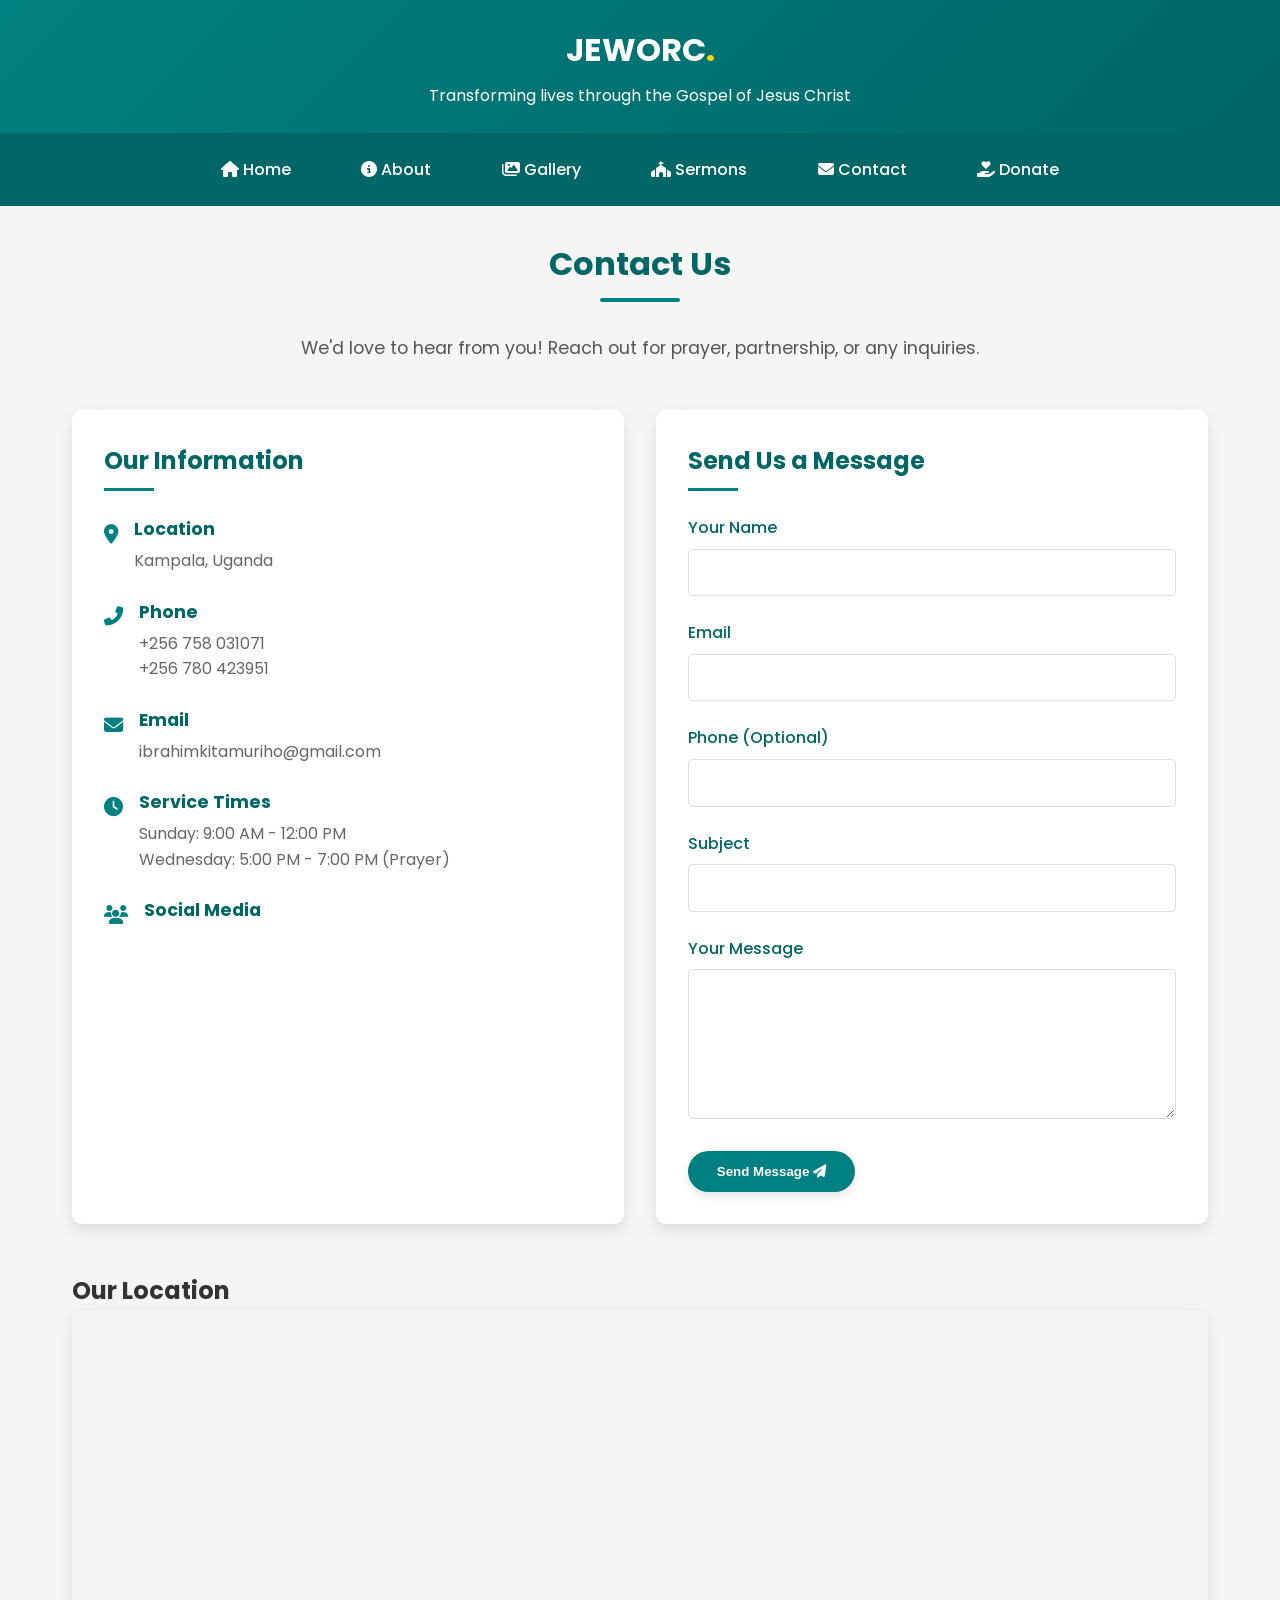
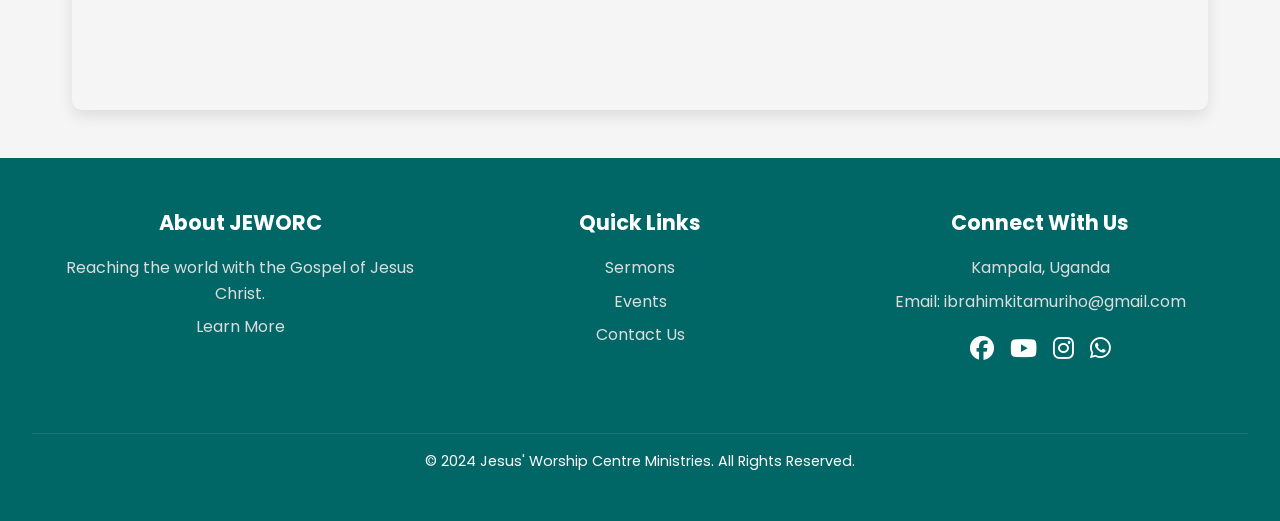
<file: contact.html>
<!DOCTYPE html>
<html lang="en">
<head>
    <meta charset="UTF-8">
    <meta name="viewport" content="width=device-width, initial-scale=1.0">
    <title>Contact Us | Jesus' Worship Centre Ministries</title>
    <link rel="stylesheet" href="https://cdnjs.cloudflare.com/ajax/libs/font-awesome/6.4.0/css/all.min.css">
    <link href="https://fonts.googleapis.com/css2?family=Poppins:wght@300;400;500;600;700&display=swap" rel="stylesheet">
    <style>
        :root {
            --teal: #008080;
            --teal-light: #4da6a6;
            --teal-dark: #006666;
            --teal-bg: #e6f2f2;
            --white: #ffffff;
            --gray: #f5f5f5;
            --dark: #333333;
        }

        * {
            margin: 0;
            padding: 0;
            box-sizing: border-box;
        }

        body {
            font-family: 'Poppins', sans-serif;
            background-color: var(--gray);
            color: var(--dark);
            line-height: 1.6;
        }

        /* Header & Navigation */
        header {
            background: linear-gradient(135deg, var(--teal), var(--teal-dark));
            color: var(--white);
            padding: 1.5rem 0;
            text-align: center;
            box-shadow: 0 4px 12px rgba(0, 0, 0, 0.1);
        }

        .logo {
            font-size: 2rem;
            font-weight: 700;
            margin-bottom: 0.5rem;
        }

        .logo span {
            color: #ffd700;
        }

        nav {
            display: flex;
            justify-content: center;
            background: var(--teal-dark);
            padding: 1rem 0;
        }

        nav a {
            color: var(--white);
            text-decoration: none;
            margin: 0 1.2rem;
            font-weight: 500;
            transition: all 0.3s ease;
            padding: 0.5rem 1rem;
            border-radius: 4px;
        }

        nav a:hover {
            background: rgba(255, 255, 255, 0.2);
            transform: translateY(-2px);
        }

        /* Main Content */
        .container {
            max-width: 1200px;
            margin: 2rem auto;
            padding: 0 2rem;
        }

        .page-title {
            text-align: center;
            margin-bottom: 2rem;
            color: var(--teal-dark);
            position: relative;
        }

        .page-title::after {
            content: '';
            display: block;
            width: 80px;
            height: 4px;
            background: var(--teal);
            margin: 0.5rem auto;
            border-radius: 2px;
        }

        .intro-text {
            text-align: center;
            margin-bottom: 3rem;
            color: #555;
            font-size: 1.1rem;
        }

        /* Contact Layout */
        .contact-container {
            display: flex;
            flex-wrap: wrap;
            gap: 2rem;
            margin-bottom: 3rem;
        }

        .contact-info, .contact-form {
            flex: 1;
            min-width: 300px;
            background: var(--white);
            padding: 2rem;
            border-radius: 10px;
            box-shadow: 0 6px 15px rgba(0, 0, 0, 0.1);
        }

        .contact-info h2, .contact-form h2 {
            color: var(--teal-dark);
            margin-bottom: 1.5rem;
            font-size: 1.5rem;
            position: relative;
        }

        .contact-info h2::after, .contact-form h2::after {
            content: '';
            display: block;
            width: 50px;
            height: 3px;
            background: var(--teal);
            margin-top: 0.5rem;
        }

        .info-item {
            display: flex;
            align-items: flex-start;
            margin-bottom: 1.5rem;
        }

        .info-icon {
            font-size: 1.2rem;
            color: var(--teal);
            margin-right: 1rem;
            margin-top: 0.3rem;
        }

        .info-text h3 {
            color: var(--teal-dark);
            margin-bottom: 0.3rem;
            font-size: 1.1rem;
        }

        .info-text p, .info-text a {
            color: #666;
            text-decoration: none;
            transition: color 0.3s ease;
        }

        .info-text a:hover {
            color: var(--teal);
        }

        /* Contact Form */
        .form-group {
            margin-bottom: 1.5rem;
        }

        .form-group label {
            display: block;
            margin-bottom: 0.5rem;
            color: var(--teal-dark);
            font-weight: 500;
        }

        .form-group input,
        .form-group textarea {
            width: 100%;
            padding: 0.8rem;
            border: 1px solid #ddd;
            border-radius: 5px;
            font-family: 'Poppins', sans-serif;
            transition: all 0.3s ease;
        }

        .form-group input:focus,
        .form-group textarea:focus {
            border-color: var(--teal);
            outline: none;
            box-shadow: 0 0 0 3px rgba(0, 128, 128, 0.1);
        }

        .form-group textarea {
            min-height: 150px;
            resize: vertical;
        }

        .submit-btn {
            background: var(--teal);
            color: var(--white);
            border: none;
            padding: 0.8rem 1.8rem;
            border-radius: 30px;
            font-weight: 600;
            cursor: pointer;
            transition: all 0.3s ease;
            box-shadow: 0 4px 10px rgba(0, 0, 0, 0.1);
        }

        .submit-btn:hover {
            background: var(--teal-dark);
            transform: translateY(-3px);
            box-shadow: 0 6px 15px rgba(0, 0, 0, 0.2);
        }

        /* Map Section */
        .map-section {
            margin: 3rem 0;
        }

        .map-container {
            height: 400px;
            border-radius: 10px;
            overflow: hidden;
            box-shadow: 0 6px 15px rgba(0, 0, 0, 0.1);
        }

        .map-container iframe {
            width: 100%;
            height: 100%;
            border: none;
        }

        /* Footer */
        footer {
            background: var(--teal-dark);
            color: var(--white);
            padding: 3rem 2rem;
            text-align: center;
        }

        .footer-content {
            display: flex;
            flex-wrap: wrap;
            justify-content: space-around;
            max-width: 1200px;
            margin: 0 auto;
        }

        .footer-section {
            flex: 1;
            min-width: 250px;
            margin-bottom: 1.5rem;
        }

        .footer-section h3 {
            margin-bottom: 1rem;
            font-size: 1.3rem;
        }

        .footer-section p, .footer-section a {
            color: #ddd;
            margin-bottom: 0.5rem;
            display: block;
            text-decoration: none;
        }

        .footer-section a:hover {
            color: var(--white);
            text-decoration: underline;
        }

        .social-icons {
            display: flex;
            justify-content: center;
            gap: 1rem;
            margin-top: 1rem;
        }

        .social-icons a {
            color: var(--white);
            font-size: 1.5rem;
            transition: all 0.3s ease;
        }

        .social-icons a:hover {
            transform: translateY(-3px);
            color: #ffd700;
        }

        .copyright {
            margin-top: 2rem;
            padding-top: 1rem;
            border-top: 1px solid rgba(255, 255, 255, 0.1);
            font-size: 0.9rem;
        }

        /* Responsive Adjustments */
        @media (max-width: 768px) {
            nav {
                flex-wrap: wrap;
            }
            nav a {
                margin: 0.5rem;
            }
            .contact-container {
                flex-direction: column;
            }
        }
    </style>
</head>
<body>
    <header>
        <div class="logo">JEWORC<span>.</span></div>
        <p>Transforming lives through the Gospel of Jesus Christ</p>
    </header>

    <nav>
        <a href="index.html"><i class="fas fa-home"></i> Home</a>
        <a href="about.html"><i class="fas fa-info-circle"></i> About</a>
        <a href="gallery.html"><i class="fas fa-images"></i> Gallery</a>
        <a href="sermons.html"><i class="fas fa-church"></i> Sermons</a>
        <a href="contact.html"><i class="fas fa-envelope"></i> Contact</a>
        <a href="donate.html"><i class="fas fa-hand-holding-heart"></i> Donate</a>
    </nav>

    <div class="container">
        <h1 class="page-title">Contact Us</h1>
        <p class="intro-text">We'd love to hear from you! Reach out for prayer, partnership, or any inquiries.</p>

        <div class="contact-container">
            <!-- Contact Information -->
            <div class="contact-info">
                <h2>Our Information</h2>
                
                <div class="info-item">
                    <div class="info-icon"><i class="fas fa-map-marker-alt"></i></div>
                    <div class="info-text">
                        <h3>Location</h3>
                        <p>Kampala, Uganda</p>
                    </div>
                </div>
                
                <div class="info-item">
                    <div class="info-icon"><i class="fas fa-phone-alt"></i></div>
                    <div class="info-text">
                        <h3>Phone</h3>
                        <p><a href="tel:+256758031071">+256 758 031071</a></p>
                        <p><a href="tel:+256780423951">+256 780 423951</a></p>
                    </div>
                </div>
                
                <div class="info-item">
                    <div class="info-icon"><i class="fas fa-envelope"></i></div>
                    <div class="info-text">
                        <h3>Email</h3>
                        <p><a href="mailto:ibrahimkitamuriho@gmail.com">ibrahimkitamuriho@gmail.com</a></p>
                    </div>
                </div>
                
                <div class="info-item">
                    <div class="info-icon"><i class="fas fa-clock"></i></div>
                    <div class="info-text">
                        <h3>Service Times</h3>
                        <p>Sunday: 9:00 AM - 12:00 PM</p>
                        <p>Wednesday: 5:00 PM - 7:00 PM (Prayer)</p>
                    </div>
                </div>
                
                <div class="info-item">
                    <div class="info-icon"><i class="fas fa-users"></i></div>
                    <div class="info-text">
                        <h3>Social Media</h3>
                        <div class="social-icons">
                            <a href="#"><i class="fab fa-facebook"></i></a>
                            <a href="#"><i class="fab fa-youtube"></i></a>
                            <a href="#"><i class="fab fa-whatsapp"></i></a>
                            <a href="#"><i class="fab fa-instagram"></i></a>
                        </div>
                    </div>
                </div>
            </div>

            <!-- Contact Form -->
            <div class="contact-form">
                <h2>Send Us a Message</h2>
                <form action="#" method="POST">
                    <div class="form-group">
                        <label for="name">Your Name</label>
                        <input type="text" id="name" name="name" required>
                    </div>
                    <div class="form-group">
                        <label for="email">Email</label>
                        <input type="email" id="email" name="email" required>
                    </div>
                    <div class="form-group">
                        <label for="phone">Phone (Optional)</label>
                        <input type="tel" id="phone" name="phone">
                    </div>
                    <div class="form-group">
                        <label for="subject">Subject</label>
                        <input type="text" id="subject" name="subject" required>
                    </div>
                    <div class="form-group">
                        <label for="message">Your Message</label>
                        <textarea id="message" name="message" required></textarea>
                    </div>
                    <button type="submit" class="submit-btn">Send Message <i class="fas fa-paper-plane"></i></button>
                </form>
            </div>
        </div>

        <!-- Map Section -->
        <div class="map-section">
            <h2 class="section-title">Our Location</h2>
            <div class="map-container">
                <!-- Replace with your actual Google Maps embed code -->
                <iframe src="https://www.google.com/maps/embed?pb=!1m18!1m12!1m3!1d3989.7536223157963!2d32.58221371475388!3d0.3132203640127083!2m3!1f0!2f0!3f0!3m2!1i1024!2i768!4f13.1!3m3!1m2!1s0x177dbc1a8f0c3a0d%3A0x4f5b1e1a5a5b5b5b!2sKampala%2C%20Uganda!5e0!3m2!1sen!2sus!4v1620000000000!5m2!1sen!2sus" allowfullscreen="" loading="lazy"></iframe>
            </div>
        </div>
    </div>

    <!-- Footer -->
    <footer>
        <div class="footer-content">
            <div class="footer-section">
                <h3>About JEWORC</h3>
                <p>Reaching the world with the Gospel of Jesus Christ.</p>
                <a href="about.html">Learn More</a>
            </div>
            <div class="footer-section">
                <h3>Quick Links</h3>
                <a href="sermons.html">Sermons</a>
                <a href="events.html">Events</a>
                <a href="contact.html">Contact Us</a>
            </div>
            <div class="footer-section">
                <h3>Connect With Us</h3>
                <p>Kampala, Uganda</p>
                <p>Email: ibrahimkitamuriho@gmail.com</p>
                <div class="social-icons">
                    <a href="#"><i class="fab fa-facebook"></i></a>
                    <a href="#"><i class="fab fa-youtube"></i></a>
                    <a href="#"><i class="fab fa-instagram"></i></a>
                    <a href="#"><i class="fab fa-whatsapp"></i></a>
                </div>
            </div>
        </div>
        <div class="copyright">
            <p>&copy; 2024 Jesus' Worship Centre Ministries. All Rights Reserved.</p>
        </div>
    </footer>
</body>
</html>
</file>
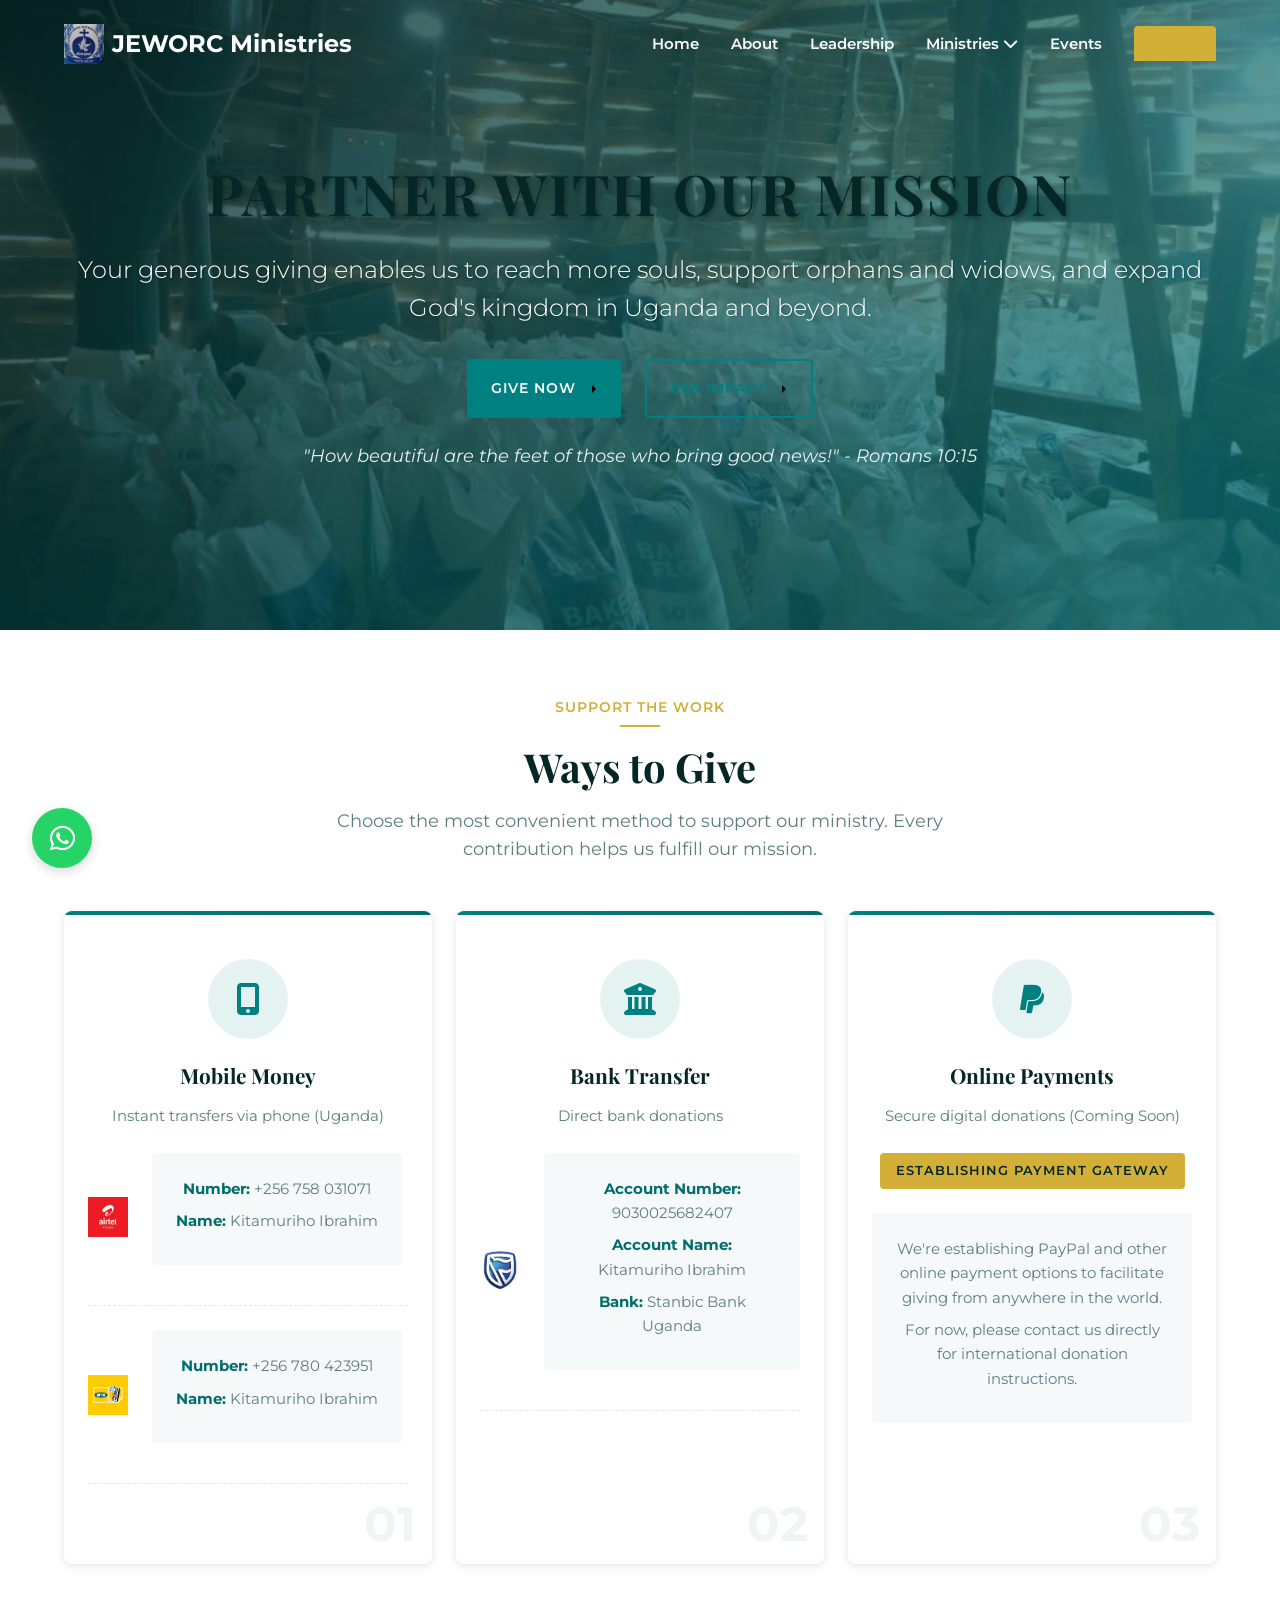
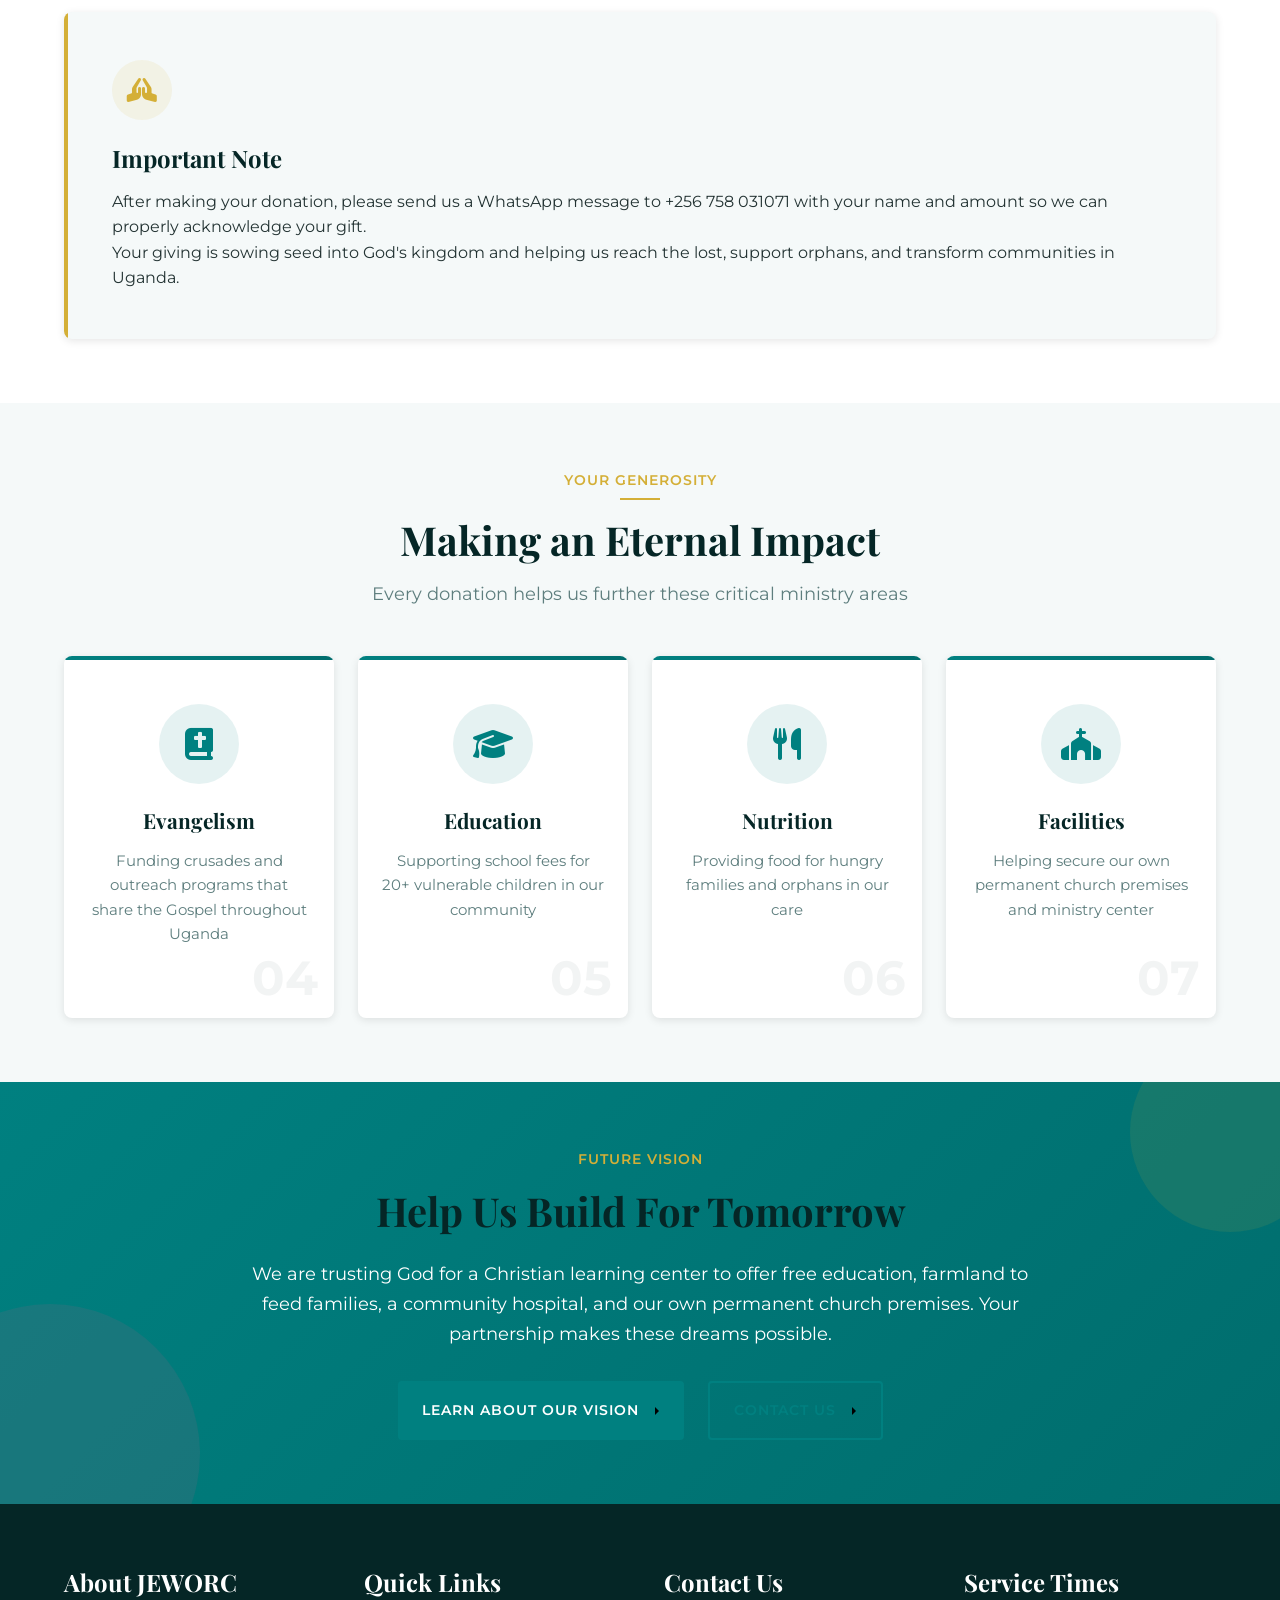
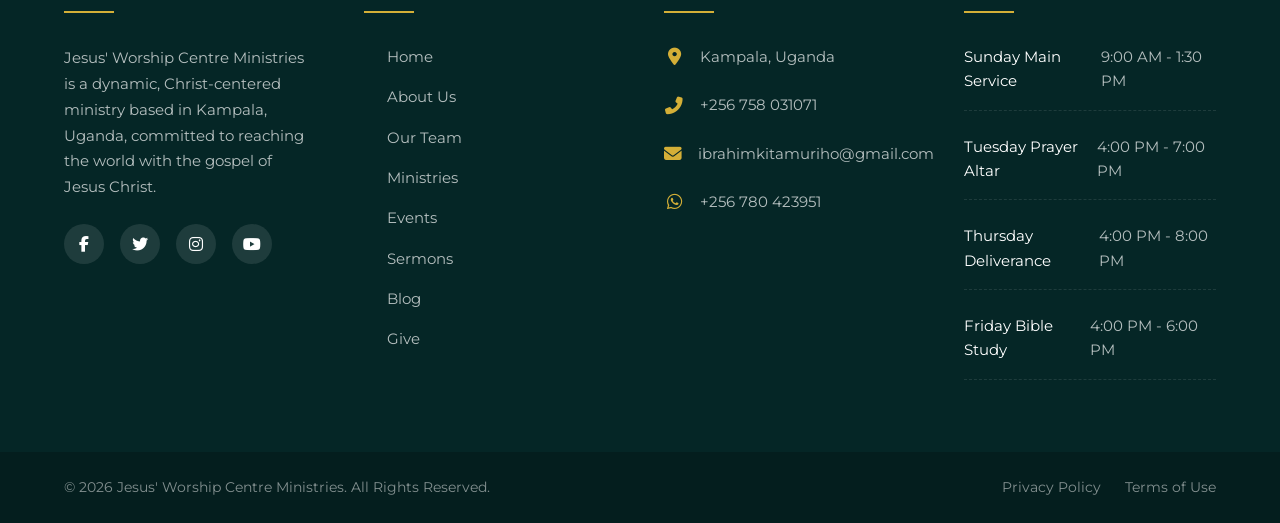
<file: donate.html>
<!DOCTYPE html>
<html lang="en">
<head>
    <!-- Primary Meta Tags -->
    <meta charset="UTF-8">
    <meta name="viewport" content="width=device-width, initial-scale=1.0">
    <meta name="description" content="Support JEWORC Ministries - Your generous giving enables us to reach more souls, support orphans and widows, and expand God's kingdom in Uganda and beyond.">
    <meta name="keywords" content="donate to JEWORC, support Uganda ministry, Christian giving, mobile money donation, support African church">
    <meta name="author" content="JEWORC Ministries">
    
    <!-- Open Graph / Facebook Meta Tags -->
    <meta property="og:type" content="website">
    <meta property="og:url" content="https://jeworc.org/donate.html">
    <meta property="og:title" content="Give | Jesus' Worship Centre Ministries (JEWORC)">
    <meta property="og:description" content="Your generous giving enables us to reach more souls, support orphans and widows, and expand God's kingdom in Uganda and beyond.">
    <meta property="og:image" content="https://jeworc.org/images/donate-preview.jpg">
    
    <!-- Twitter Meta Tags -->
    <meta name="twitter:card" content="summary_large_image">
    <meta name="twitter:title" content="Give | Jesus' Worship Centre Ministries (JEWORC)">
    <meta name="twitter:description" content="Your generous giving enables us to reach more souls, support orphans and widows, and expand God's kingdom in Uganda and beyond.">
    <meta name="twitter:image" content="https://jeworc.org/images/donate-preview.jpg">
    
    <title>Give | Jesus' Worship Centre Ministries (JEWORC)</title>
    
    <!-- Favicon -->
    <link rel="apple-touch-icon" sizes="180x180" href="/apple-touch-icon.png">
    <link rel="icon" type="image/png" sizes="32x32" href="/favicon-32x32.png">
    <link rel="icon" type="image/png" sizes="16x16" href="/favicon-16x16.png">
    <link rel="manifest" href="/site.webmanifest">
    <meta name="theme-color" content="#008080">
    
    <!-- Fonts -->
    <link rel="preconnect" href="https://fonts.googleapis.com">
    <link rel="preconnect" href="https://fonts.gstatic.com" crossorigin>
    <link href="https://fonts.googleapis.com/css2?family=Montserrat:wght@300;400;500;600;700;800&family=Playfair+Display:wght@400;500;600;700&display=swap" rel="stylesheet">
    
    <!-- CSS -->
    <link rel="stylesheet" href="https://cdnjs.cloudflare.com/ajax/libs/font-awesome/6.4.0/css/all.min.css">
    <link rel="stylesheet" href="css/style.css">
    
    <!-- Preload critical assets -->
    <link rel="preload" href="images/backgrounds/donate-hero.jpeg" as="image">
</head>
<body>
    <!-- Preloader -->
    <div class="preloader">
        <div class="loader">
            <svg viewBox="0 0 80 80">
                <circle cx="40" cy="40" r="32"></circle>
            </svg>
        </div>
        <div class="loader triangle">
            <svg viewBox="0 0 86 80">
                <polygon points="43 8 79 72 7 72"></polygon>
            </svg>
        </div>
        <div class="loader">
            <svg viewBox="0 0 80 80">
                <rect x="8" y="8" width="64" height="64"></rect>
            </svg>
        </div>
    </div>

    <!-- Navigation -->
    <header class="header">
        <div class="container">
            <nav class="navbar">
                <a href="index.html" class="logo">
                    <img src="images/logo-jeworc.jpg" alt="JEWORC Logo" width="40" height="40">
                    <span>JEWORC Ministries</span>
                </a>
                
                <div class="nav-menu">
                    <ul class="nav-list">
                        <li class="nav-item"><a href="index.html" class="nav-link">Home</a></li>
                        <li class="nav-item"><a href="about.html" class="nav-link">About</a></li>
                        <li class="nav-item"><a href="leadership.html" class="nav-link">Leadership</a></li>
                        <li class="nav-item dropdown">
                            <a href="missions.html" class="nav-link">Ministries <i class="fas fa-chevron-down"></i></a>
                            <ul class="dropdown-menu">
                                <li><a href="missions.html">Missions & Outreach</a></li>
                                <li><a href="sermons.html">Sermons & Teachings</a></li>
                                <li><a href="blog.html">Blog & Devotions</a></li>
                            </ul>
                        </li>
                        <li class="nav-item"><a href="events.html" class="nav-link">Events</a></li>
                        <li class="nav-item"><a href="donate.html" class="nav-link active donate-btn">Give</a></li>
                    </ul>
                </div>
                
                <div class="hamburger">
                    <span class="bar"></span>
                    <span class="bar"></span>
                    <span class="bar"></span>
                </div>
            </nav>
        </div>
    </header>

    <!-- Hero Section -->
    <section class="hero donate-hero">
        <div class="hero-background">
            <img src="images/backgrounds/donate-hero.jpeg" alt="People worshiping at JEWORC" loading="lazy">
            <div class="video-overlay"></div>
        </div>
        
        <div class="hero-content">
            <div class="container">
                <h1 class="hero-title">Partner With Our Mission</h1>
                <p class="hero-subtitle">Your generous giving enables us to reach more souls, support orphans and widows, and expand God's kingdom in Uganda and beyond.</p>
                <div class="hero-buttons">
                    <a href="#donate-methods" class="btn btn-primary">
                        <span>Give Now</span>
                        <svg width="13px" height="10px" viewBox="0 0 13 10">
                            <path d="M1,5 L11,5"></path>
                            <polyline points="8 1 12 5 8 9"></polyline>
                        </svg>
                    </a>
                    <a href="#impact" class="btn btn-outline">
                        <span>See Impact</span>
                        <svg width="13px" height="10px" viewBox="0 0 13 10">
                            <path d="M1,5 L11,5"></path>
                            <polyline points="8 1 12 5 8 9"></polyline>
                        </svg>
                    </a>
                </div>
                <p class="scripture">"How beautiful are the feet of those who bring good news!" - Romans 10:15</p>
            </div>
        </div>
        
        <div class="scroll-down">
            <a href="#donate-methods" class="scroll-link" aria-label="Scroll down">
                <span></span>
                <span></span>
                <span></span>
            </a>
        </div>
    </section>


        <!-- Donation Methods Section -->
    <section id="donate-methods" class="section donation-section">
        <div class="container">
            <div class="section-header">
                <span class="section-tag">Support The Work</span>
                <h2 class="section-title">Ways to Give</h2>
                <p class="section-subtitle">Choose the most convenient method to support our ministry. Every contribution helps us fulfill our mission.</p>
            </div>
            
            <div class="values-grid">
                <!-- Mobile Money Card -->
                <div class="value-card">
                    <div class="value-icon">
                        <i class="fas fa-mobile-alt"></i>
                    </div>
                    <h3>Mobile Money</h3>
                    <p>Instant transfers via phone (Uganda)</p>
                    
                    <div class="donation-method">
                        <div class="payment-provider">
                            <img src="images/logos/airtel-money.png" alt="Airtel Money" width="80" loading="lazy">
                            <div class="donation-details">
                                <p><strong>Number:</strong> +256 758 031071</p>
                                <p><strong>Name:</strong> Kitamuriho Ibrahim</p>
                                
                            </div>
                            
                        </div>
                        
                        <div class="payment-provider">
                            <img src="images/logos/mtn-momo.png" alt="MTN Mobile Money" width="80" loading="lazy">
                            <div class="donation-details">
                                <p><strong>Number:</strong> +256 780 423951</p>
                                <p><strong>Name:</strong> Kitamuriho Ibrahim</p>
                                
                            </div>
                            
                        </div>
                    </div>
                    <div class="value-number">01</div>
                </div>
                
                <!-- Bank Transfer Card -->
                <div class="value-card">
                    <div class="value-icon">
                        <i class="fas fa-university"></i>
                    </div>
                    <h3>Bank Transfer</h3>
                    <p>Direct bank donations</p>
                    
                    <div class="donation-method">
                        <div class="payment-provider">
                            <img src="images/logos/stanbic-bank.jpg" alt="Stanbic Bank" width="80" loading="lazy">
                            <div class="donation-details">
                                <p><strong>Account Number:</strong> 9030025682407</p>
                                <p><strong>Account Name:</strong> Kitamuriho Ibrahim</p>
                                <p><strong>Bank:</strong> Stanbic Bank Uganda</p>
                            </div>
                        </div>
                    </div>
                    <div class="value-number">02</div>
                </div>
                
                <!-- Online Payments Card -->
                <div class="value-card">
                    <div class="value-icon">
                        <i class="fab fa-paypal"></i>
                    </div>
                    <h3>Online Payments</h3>
                    <p>Secure digital donations (Coming Soon)</p>
                    
                    <div class="donation-method">
                        <div class="coming-soon-banner">
                            <span>Establishing Payment Gateway</span>
                        </div>
                        <div class="donation-details">
                            <p>We're establishing PayPal and other online payment options to facilitate giving from anywhere in the world.</p>
                            <p>For now, please contact us directly for international donation instructions.</p>
                        </div>
                    </div>
                    <div class="value-number">03</div>
                </div>
            </div>
            
            <div class="donation-note">
                <div class="mv-card">
                    <div class="mv-icon">
                        <i class="fas fa-praying-hands"></i>
                    </div>
                    <h3>Important Note</h3>
                    <p>After making your donation, please send us a WhatsApp message to +256 758 031071 with your name and amount so we can properly acknowledge your gift.</p>
                    <p>Your giving is sowing seed into God's kingdom and helping us reach the lost, support orphans, and transform communities in Uganda.</p>
                </div>
            </div>
        </div>
    </section>


        <!-- Impact Section -->
    <section id="impact" class="section impact-section">
        <div class="container">
            <div class="section-header">
                <span class="section-tag">Your Generosity</span>
                <h2 class="section-title">Making an Eternal Impact</h2>
                <p class="section-subtitle">Every donation helps us further these critical ministry areas</p>
            </div>
            
            <div class="values-grid">
                <div class="value-card">
                    <div class="value-icon">
                        <i class="fas fa-bible"></i>
                    </div>
                    <h3>Evangelism</h3>
                    <p>Funding crusades and outreach programs that share the Gospel throughout Uganda</p>
                    <div class="value-number">04</div>
                </div>
                
                <div class="value-card">
                    <div class="value-icon">
                        <i class="fas fa-graduation-cap"></i>
                    </div>
                    <h3>Education</h3>
                    <p>Supporting school fees for 20+ vulnerable children in our community</p>
                    <div class="value-number">05</div>
                </div>
                
                <div class="value-card">
                    <div class="value-icon">
                        <i class="fas fa-utensils"></i>
                    </div>
                    <h3>Nutrition</h3>
                    <p>Providing food for hungry families and orphans in our care</p>
                    <div class="value-number">06</div>
                </div>
                
                <div class="value-card">
                    <div class="value-icon">
                        <i class="fas fa-church"></i>
                    </div>
                    <h3>Facilities</h3>
                    <p>Helping secure our own permanent church premises and ministry center</p>
                    <div class="value-number">07</div>
                </div>
            </div>
        </div>
    </section>

    <!-- Future Vision CTA -->
    <section class="section donation-cta">
        <div class="container">
            <div class="cta-content">
                <span class="cta-tag">Future Vision</span>
                <h2>Help Us Build For Tomorrow</h2>
                <p>We are trusting God for a Christian learning center to offer free education, farmland to feed families, a community hospital, and our own permanent church premises. Your partnership makes these dreams possible.</p>
                <div class="cta-buttons">
                    <a href="about.html" class="btn btn-primary">
                        <span>Learn About Our Vision</span>
                        <svg width="13px" height="10px" viewBox="0 0 13 10">
                            <path d="M1,5 L11,5"></path>
                            <polyline points="8 1 12 5 8 9"></polyline>
                        </svg>
                    </a>
                    <a href="contact.html" class="btn btn-outline">
                        <span>Contact Us</span>
                        <svg width="13px" height="10px" viewBox="0 0 13 10">
                            <path d="M1,5 L11,5"></path>
                            <polyline points="8 1 12 5 8 9"></polyline>
                        </svg>
                    </a>
                </div>
            </div>
        </div>
    </section>

    <!-- Footer -->
    <footer class="footer">
        <div class="footer-main">
            <div class="container">
                <div class="footer-grid">
                    <div class="footer-col footer-about">
                        <h3>About JEWORC</h3>
                        <p>Jesus' Worship Centre Ministries is a dynamic, Christ-centered ministry based in Kampala, Uganda, committed to reaching the world with the gospel of Jesus Christ.</p>
                        <div class="footer-social">
                            <a href="#" aria-label="Facebook"><i class="fab fa-facebook-f"></i></a>
                            <a href="#" aria-label="Twitter"><i class="fab fa-twitter"></i></a>
                            <a href="#" aria-label="Instagram"><i class="fab fa-instagram"></i></a>
                            <a href="#" aria-label="YouTube"><i class="fab fa-youtube"></i></a>
                        </div>
                    </div>
                    
                    <div class="footer-col footer-links">
                        <h3>Quick Links</h3>
                        <ul>
                            <li><a href="index.html">Home</a></li>
                            <li><a href="about.html">About Us</a></li>
                            <li><a href="leadership.html">Our Team</a></li>
                            <li><a href="missions.html">Ministries</a></li>
                            <li><a href="events.html">Events</a></li>
                            <li><a href="sermons.html">Sermons</a></li>
                            <li><a href="blog.html">Blog</a></li>
                            <li><a href="donate.html">Give</a></li>
                        </ul>
                    </div>
                    
                    <div class="footer-col footer-contact">
                        <h3>Contact Us</h3>
                        <ul>
                            <li><i class="fas fa-map-marker-alt"></i> Kampala, Uganda</li>
                            <li><i class="fas fa-phone-alt"></i> +256 758 031071</li>
                            <li><i class="fas fa-envelope"></i> ibrahimkitamuriho@gmail.com</li>
                            <li><i class="fab fa-whatsapp"></i> +256 780 423951</li>
                        </ul>
                    </div>
                    
                    <div class="footer-col footer-service-times">
                        <h3>Service Times</h3>
                        <ul>
                            <li>
                                <span>Sunday Main Service</span>
                                <span>9:00 AM - 1:30 PM</span>
                            </li>
                            <li>
                                <span>Tuesday Prayer Altar</span>
                                <span>4:00 PM - 7:00 PM</span>
                            </li>
                            <li>
                                <span>Thursday Deliverance</span>
                                <span>4:00 PM - 8:00 PM</span>
                            </li>
                            <li>
                                <span>Friday Bible Study</span>
                                <span>4:00 PM - 6:00 PM</span>
                            </li>
                        </ul>
                    </div>
                </div>
            </div>
        </div>
        
        <div class="footer-bottom">
            <div class="container">
                <div class="footer-bottom-content">
                    <p>&copy; <span id="current-year">2023</span> Jesus' Worship Centre Ministries. All Rights Reserved.</p>
                    <div class="footer-legal">
                        <a href="#">Privacy Policy</a>
                        <a href="#">Terms of Use</a>
                    </div>
                </div>
            </div>
        </div>
    </footer>

    <!-- Back to Top Button -->
    <a href="#" class="back-to-top" id="backToTop" aria-label="Back to top">
        <i class="fas fa-arrow-up"></i>
    </a>

    <!-- WhatsApp Floating Button -->
    <a href="https://wa.me/256758031071" class="whatsapp-float" target="_blank" rel="noopener noreferrer" aria-label="Chat on WhatsApp">
        <i class="fab fa-whatsapp"></i>
    </a>

    <!-- JavaScript -->
    <script src="js/main.js" defer></script>
    <script src="js/smooth-scroll.js" defer></script>
    
    <!-- Donation Page Specific Script -->
    <script>
        document.addEventListener('DOMContentLoaded', function() {
            // Copy button functionality
            const copyButtons = document.querySelectorAll('.copy-btn');
            
            copyButtons.forEach(button => {
                button.addEventListener('click', function() {
                    const number = this.getAttribute('data-number');
                    navigator.clipboard.writeText(number).then(() => {
                        const originalText = this.innerHTML;
                        this.innerHTML = '<i class="fas fa-check"></i> Copied!';
                        setTimeout(() => {
                            this.innerHTML = originalText;
                        }, 2000);
                    });
                });
            });
            
            // Update year in footer
            const yearElement = document.getElementById('current-year');
            if (yearElement) {
                yearElement.textContent = new Date().getFullYear();
            }
        });
    </script>
</body>
</html>
</file>
<file: css/style.css>
/* ==========================================================================
   Base Styles & Variables
   ========================================================================== */
:root {
  /* Color Scheme - Teal Theme */
  --primary: #008080;
  --primary-light: #20B2AA;
  --primary-lighter: #AFEEEE;
  --primary-dark: #006D6D;
  --primary-darker: #005454;
  --secondary: #D4AF37;
  --accent: #E75480;
  --dark: #052626;
  --dark-alt: #0F3D3D;
  --light: #F5F9F9;
  --light-alt: #E0EBEB;
  --text: #233333;
  --text-light: #5E7E7E;
  --white: #FFFFFF;
  --black: #000000;

  /* Gradients */
  --gradient-primary: linear-gradient(135deg, var(--primary), var(--primary-dark));
  --gradient-primary-light: linear-gradient(135deg, var(--primary-light), var(--primary));

  /* Typography */
  --font-heading: 'Playfair Display', serif;
  --font-body: 'Montserrat', sans-serif;

  /* Spacing */
  --space-xs: 0.5rem;
  --space-sm: 1rem;
  --space-md: 1.5rem;
  --space-lg: 2rem;
  --space-xl: 3rem;
  --space-xxl: 4rem;

  /* Borders & Radius */
  --radius-sm: 4px;
  --radius-md: 8px;
  --radius-lg: 12px;
  --radius-xl: 16px;
  --radius-round: 50%;

  /* Shadows */
  --shadow-sm: 0 2px 8px rgba(0, 0, 0, 0.1);
  --shadow-md: 0 4px 12px rgba(0, 0, 0, 0.15);
  --shadow-lg: 0 8px 24px rgba(0, 0, 0, 0.2);
  --shadow-inset: inset 0 2px 4px rgba(0, 0, 0, 0.1);

  /* Transitions */
  --transition-fast: all 0.2s ease;
  --transition-normal: all 0.3s ease;
  --transition-slow: all 0.5s ease;
}

* {
  margin: 0;
  padding: 0;
  box-sizing: border-box;
}

html {
  scroll-behavior: smooth;
  font-size: 16px;
  overflow-x: hidden;
}

body {
  font-family: var(--font-body);
  color: var(--text);
  line-height: 1.6;
  background-color: var(--light);
  overflow-x: hidden;
}

h1, h2, h3, h4, h5, h6 {
  font-family: var(--font-heading);
  font-weight: 700;
  line-height: 1.2;
  margin-bottom: var(--space-sm);
  color: var(--dark);
}

a {
  text-decoration: none;
  color: var(--primary);
  transition: var(--transition-normal);
}

a:hover {
  color: var(--primary-light);
}

img {
  max-width: 100%;
  height: auto;
  display: block;
}

ul {
  list-style: none;
}

.container {
  width: 100%;
  max-width: 1200px;
  margin: 0 auto;
  padding: 0 var(--space-md);
}

.section {
  padding: var(--space-xxl) 0;
  position: relative;
}

/* Utility Classes */
.text-center { text-align: center; }
.mt-sm { margin-top: var(--space-sm); }
.mt-md { margin-top: var(--space-md); }
.mt-lg { margin-top: var(--space-lg); }
.mb-sm { margin-bottom: var(--space-sm); }
.mb-md { margin-bottom: var(--space-md); }
.mb-lg { margin-bottom: var(--space-lg); }

/* ==========================================================================
   Components
   ========================================================================== */
/* Section Header */
.section-header {
  text-align: center;
  margin-bottom: var(--space-xl);
  position: relative;
}

.section-tag {
  display: inline-block;
  font-size: 0.9rem;
  font-weight: 600;
  text-transform: uppercase;
  letter-spacing: 1px;
  color: var(--secondary);
  margin-bottom: var(--space-sm);
  position: relative;
  padding-bottom: var(--space-xs);
}

.section-tag::after {
  content: '';
  position: absolute;
  bottom: 0;
  left: 50%;
  transform: translateX(-50%);
  width: 40px;
  height: 2px;
  background-color: var(--secondary);
}

.section-title {
  font-size: 2.5rem;
  margin-bottom: var(--space-sm);
}

.section-subtitle {
  font-size: 1.1rem;
  color: var(--text-light);
  max-width: 700px;
  margin: 0 auto;
}

/* Buttons */
.btn {
  display: inline-flex;
  align-items: center;
  justify-content: center;
  gap: var(--space-xs);
  padding: var(--space-sm) var(--space-md);
  border-radius: var(--radius-sm);
  font-weight: 600;
  text-transform: uppercase;
  letter-spacing: 1px;
  font-size: 0.9rem;
  transition: var(--transition-normal);
  border: none;
  cursor: pointer;
  position: relative;
  overflow: hidden;
  z-index: 1;
}

.btn svg {
  transition: var(--transition-normal);
}

.btn:hover svg {
  transform: translateX(3px);
}

.btn::before {
  content: '';
  position: absolute;
  top: 0;
  left: 0;
  width: 100%;
  height: 100%;
  background: var(--gradient-primary);
  z-index: -1;
  transition: var(--transition-normal);
  opacity: 0;
}

.btn:hover::before {
  opacity: 1;
}

.btn-primary {
  background-color: var(--primary);
  color: var(--white);
}

.btn-primary:hover {
  color: var(--white);
  box-shadow: var(--shadow-md);
}

.btn-secondary {
  background-color: var(--secondary);
  color: var(--dark);
}

.btn-secondary:hover {
  color: var(--dark);
  box-shadow: var(--shadow-md);
}

.btn-outline {
  background-color: transparent;
  color: var(--primary);
  border: 2px solid var(--primary);
}

.btn-outline:hover {
  color: var(--white);
  background-color: var(--primary);
  box-shadow: var(--shadow-md);
}

.btn-small {
  padding: var(--space-xs) var(--space-sm);
  font-size: 0.8rem;
}

/* Cards */
.card {
  background-color: var(--white);
  border-radius: var(--radius-md);
  overflow: hidden;
  box-shadow: var(--shadow-sm);
  transition: var(--transition-normal);
}

.card:hover {
  transform: translateY(-5px);
  box-shadow: var(--shadow-md);
}

/* ==========================================================================
   Preloader
   ========================================================================== */
.preloader {
  position: fixed;
  top: 0;
  left: 0;
  width: 100%;
  height: 100%;
  background-color: var(--white);
  z-index: 9999;
  display: flex;
  align-items: center;
  justify-content: center;
  flex-direction: column;
}

.loader {
  position: relative;
  width: 80px;
  height: 80px;
  margin: var(--space-sm);
}

.loader svg {
  width: 100%;
  height: 100%;
  fill: none;
  stroke: var(--primary);
  stroke-width: 8;
  stroke-linecap: round;
  stroke-dasharray: 180;
  stroke-dashoffset: 180;
  animation: draw 2s linear infinite;
  transform-origin: center;
}

.loader.triangle svg {
  stroke: var(--secondary);
  stroke-dasharray: 150;
  stroke-dashoffset: 150;
  animation: draw 2s linear infinite 0.3s;
}

.loader:last-child svg {
  stroke: var(--accent);
  stroke-dasharray: 160;
  stroke-dashoffset: 160;
  animation: draw 2s linear infinite 0.6s;
}

@keyframes draw {
  to { stroke-dashoffset: 0; }
}

/* ==========================================================================
   Header & Navigation
   ========================================================================== */
.header {
  position: fixed;
  top: 0;
  left: 0;
  width: 100%;
  z-index: 999;
  transition: var(--transition-normal);
  padding: var(--space-md) 0;
}

.header.scrolled {
  background-color: rgba(5, 38, 38, 0.95);
  box-shadow: var(--shadow-sm);
  padding: var(--space-sm) 0;
}

.navbar {
  display: flex;
  align-items: center;
  justify-content: space-between;
}

.logo {
  display: flex;
  align-items: center;
  font-size: 1.5rem;
  font-weight: 700;
  color: var(--white);
  transition: var(--transition-normal);
}

.logo img {
  height: 40px;
  margin-right: var(--space-xs);
  transition: var(--transition-normal);
}

.header.scrolled .logo img {
  height: 35px;
}

.nav-menu {
  display: flex;
  align-items: center;
}

.nav-list {
  display: flex;
  align-items: center;
}

.nav-item {
  margin-left: var(--space-lg);
  position: relative;
}

.nav-link {
  color: var(--white);
  font-weight: 600;
  font-size: 0.95rem;
  text-transform: capitalize;
  transition: var(--transition-normal);
  position: relative;
  padding: var(--space-xs) 0;
}

.nav-link::after {
  content: '';
  position: absolute;
  bottom: 0;
  left: 0;
  width: 0;
  height: 2px;
  background-color: var(--secondary);
  transition: var(--transition-normal);
}

.nav-link:hover::after,
.nav-link.active::after {
  width: 100%;
}

.nav-link.active, 
.nav-link:hover {
  color: var(--secondary);
}

.dropdown-menu {
  position: absolute;
  top: 100%;
  left: 0;
  width: 200px;
  background-color: var(--white);
  box-shadow: var(--shadow-md);
  border-radius: var(--radius-sm);
  padding: var(--space-sm) 0;
  opacity: 0;
  visibility: hidden;
  transition: var(--transition-normal);
  z-index: 99;
}

.dropdown-menu li {
  padding: 0;
}

.dropdown-menu a {
  display: block;
  padding: var(--space-xs) var(--space-md);
  color: var(--dark);
  font-size: 0.9rem;
  transition: var(--transition-normal);
}

.dropdown-menu a:hover {
  color: var(--primary);
  background-color: rgba(0, 128, 128, 0.05);
}

.dropdown:hover .dropdown-menu {
  opacity: 1;
  visibility: visible;
  top: calc(100% + 10px);
}

.donate-btn {
  background-color: var(--secondary);
  color: var(--dark);
  padding: var(--space-xs) var(--space-md);
  border-radius: var(--radius-sm);
  font-weight: 600;
  transition: var(--transition-normal);
}

.donate-btn:hover {
  background-color: var(--white);
  color: var(--dark);
  box-shadow: var(--shadow-md);
}

.hamburger {
  display: none;
  cursor: pointer;
  z-index: 100;
}

.bar {
  display: block;
  width: 25px;
  height: 3px;
  margin: 5px auto;
  background-color: var(--white);
  transition: var(--transition-normal);
}

/* ==========================================================================
   Hero Section
   ========================================================================== */
.hero {
  position: relative;
  height: 100vh;
  min-height: 700px;
  display: flex;
  align-items: center;
  justify-content: center;
  overflow: hidden;
}

.video-background {
  position: absolute;
  top: 0;
  left: 0;
  width: 100%;
  height: 100%;
  z-index: -1;
}

.video-background video {
  width: 100%;
  height: 100%;
  object-fit: cover;
  transition: var(--transition-normal);
}

.video-overlay {
  position: absolute;
  top: 0;
  left: 0;
  width: 100%;
  height: 100%;
  background: linear-gradient(135deg, rgba(5, 38, 38, 0.8), rgba(0, 128, 128, 0.6));
}

.hero-content {
  text-align: center;
  color: var(--white);
  z-index: 1;
  padding: 0 var(--space-md);
  transform: translateY(20px);
  opacity: 0;
  animation: fadeInUp 1s ease 0.3s forwards;
}

.hero-title {
  font-size: 3.5rem;
  margin-bottom: var(--space-md);
  text-transform: uppercase;
  letter-spacing: 2px;
  text-shadow: 2px 2px 4px rgba(0, 0, 0, 0.3);
}

.hero-subtitle {
  font-size: 1.5rem;
  margin-bottom: var(--space-lg);
  font-weight: 300;
  text-shadow: 1px 1px 2px rgba(0, 0, 0, 0.2);
  animation: fadeInUp 1s ease 0.6s both;
}

.hero-buttons {
  display: flex;
  justify-content: center;
  gap: var(--space-md);
  animation: fadeInUp 1s ease 0.9s both;
}

.scroll-down {
  position: absolute;
  bottom: var(--space-lg);
  left: 50%;
  transform: translateX(-50%);
  animation: bounce 2s infinite;
}

.scroll-down a {
  display: flex;
  justify-content: center;
  align-items: center;
  height: 40px;
  width: 40px;
}

.scroll-down span {
  position: absolute;
  width: 10px;
  height: 10px;
  border-left: 2px solid var(--white);
  border-bottom: 2px solid var(--white);
  transform: rotate(-45deg);
  margin: -5px;
  animation: scrollDown 1.5s infinite;
  opacity: 0;
}

.scroll-down span:nth-of-type(1) {
  animation-delay: 0s;
}

.scroll-down span:nth-of-type(2) {
  top: 7px;
  animation-delay: 0.15s;
}

.scroll-down span:nth-of-type(3) {
  top: 14px;
  animation-delay: 0.3s;
}

/* ==========================================================================
   Welcome Section
   ========================================================================== */
.welcome-section {
  background-color: var(--white);
  position: relative;
  overflow: hidden;
}

.welcome-section::before {
  content: '';
  position: absolute;
  top: -100px;
  right: -100px;
  width: 300px;
  height: 300px;
  background-color: var(--light-alt);
  border-radius: var(--radius-round);
  z-index: 0;
}

.welcome-content {
  display: flex;
  align-items: center;
  gap: var(--space-xl);
  position: relative;
  z-index: 1;
}

.welcome-text {
  flex: 1;
}

.mission-vision {
  display: grid;
  grid-template-columns: 1fr;
  gap: var(--space-lg);
  margin-bottom: var(--space-xl);
}

.mv-card {
  padding: var(--space-md);
  border-radius: var(--radius-md);
  background-color: var(--light);
  transition: var(--transition-normal);
  position: relative;
  overflow: hidden;
}

.mv-card::before {
  content: '';
  position: absolute;
  top: 0;
  left: 0;
  width: 4px;
  height: 100%;
  background-color: var(--secondary);
  transition: var(--transition-normal);
}

.mv-card:hover {
  transform: translateY(-5px);
  box-shadow: var(--shadow-sm);
}

.mv-card:hover::before {
  width: 8px;
  background-color: var(--primary);
}

.mv-icon {
  width: 50px;
  height: 50px;
  margin-bottom: var(--space-sm);
  background-color: rgba(212, 175, 55, 0.1);
  border-radius: var(--radius-round);
  display: flex;
  align-items: center;
  justify-content: center;
  color: var(--secondary);
  font-size: 1.5rem;
}

.mv-card h3 {
  font-size: 1.5rem;
  margin-bottom: var(--space-sm);
}

.welcome-image {
  flex: 1;
  position: relative;
}

.image-frame {
  position: relative;
  border-radius: var(--radius-lg);
  overflow: hidden;
  box-shadow: var(--shadow-lg);
  transform: perspective(1000px) rotateY(10deg);
  transition: var(--transition-normal);
}

.welcome-image:hover .image-frame {
  transform: perspective(1000px) rotateY(0);
}

.image-frame img {
  width: 100%;
  height: auto;
  display: block;
  transition: var(--transition-normal);
}

.frame-overlay {
  position: absolute;
  top: 0;
  left: 0;
  width: 100%;
  height: 100%;
  background: linear-gradient(to right, rgba(212, 175, 55, 0.3), rgba(0, 128, 128, 0.3));
  z-index: 1;
}

.image-shape {
  position: absolute;
  bottom: -30px;
  left: -30px;
  width: 150px;
  height: 150px;
  background-color: var(--secondary);
  border-radius: var(--radius-round);
  z-index: -1;
  opacity: 0.2;
}






/* ==========================================================================
   Core Values Section
   ========================================================================== */
.values-section {
  background-color: var(--light);
  position: relative;
}

.values-section::after {
  content: '';
  position: absolute;
  bottom: 0;
  left: 0;
  width: 100%;
  height: 50%;
  background-color: var(--white);
  z-index: 0;
}

.values-grid {
  display: grid;
  grid-template-columns: repeat(auto-fit, minmax(250px, 1fr));
  gap: var(--space-md);
  position: relative;
  z-index: 1;
}

.value-card {
  background-color: var(--white);
  padding: var(--space-xl) var(--space-md);
  border-radius: var(--radius-md);
  text-align: center;
  box-shadow: var(--shadow-sm);
  transition: var(--transition-normal);
  position: relative;
  overflow: hidden;
}

.value-card::before {
  content: '';
  position: absolute;
  top: 0;
  left: 0;
  width: 100%;
  height: 4px;
  background: var(--gradient-primary);
  transition: var(--transition-normal);
}

.value-card:hover {
  transform: translateY(-10px);
  box-shadow: var(--shadow-md);
}

.value-card:hover::before {
  height: 8px;
}

.value-icon {
  width: 80px;
  height: 80px;
  margin: 0 auto var(--space-md);
  background-color: rgba(0, 128, 128, 0.1);
  border-radius: var(--radius-round);
  display: flex;
  align-items: center;
  justify-content: center;
  color: var(--primary);
  font-size: 2rem;
  transition: var(--transition-normal);
}

.value-card:hover .value-icon {
  background-color: var(--primary);
  color: var(--white);
  transform: rotateY(180deg);
}

.value-card h3 {
  font-size: 1.3rem;
  margin-bottom: var(--space-sm);
}

.value-card p {
  color: var(--text-light);
  font-size: 0.95rem;
  margin-bottom: var(--space-md);
}

.value-number {
  position: absolute;
  bottom: var(--space-sm);
  right: var(--space-sm);
  font-size: 3rem;
  font-weight: 700;
  color: rgba(5, 38, 38, 0.05);
  line-height: 1;
  transition: var(--transition-normal);
}

.value-card:hover .value-number {
  color: rgba(5, 38, 38, 0.1);
  transform: scale(1.1);
}

/* ==========================================================================
   Ministries Section
   ========================================================================== */
.ministries-grid {
  display: grid;
  grid-template-columns: repeat(auto-fit, minmax(300px, 1fr));
  gap: var(--space-lg);
}

.ministry-card {
  background-color: var(--white);
  border-radius: var(--radius-md);
  overflow: hidden;
  box-shadow: var(--shadow-sm);
  transition: var(--transition-normal);
}

.ministry-card:hover {
  transform: translateY(-10px);
  box-shadow: var(--shadow-md);
}

.ministry-image {
  height: 250px;
  overflow: hidden;
  position: relative;
}

.ministry-image img {
  width: 100%;
  height: 100%;
  object-fit: cover;
  transition: var(--transition-normal);
}

.image-overlay {
  position: absolute;
  top: 0;
  left: 0;
  width: 100%;
  height: 100%;
  background: linear-gradient(to top, rgba(5, 38, 38, 0.7), transparent);
}

.ministry-card:hover .ministry-image img {
  transform: scale(1.1);
}

.ministry-content {
  padding: var(--space-lg);
}

.ministry-content h3 {
  font-size: 1.4rem;
  margin-bottom: var(--space-sm);
}

.ministry-content p {
  color: var(--text-light);
  margin-bottom: var(--space-md);
  font-size: 0.95rem;
}

.section-footer {
  text-align: center;
  margin-top: var(--space-xl);
}

/* ==========================================================================
   Events Section
   ========================================================================== */
.events-slider {
  display: grid;
  grid-template-columns: repeat(auto-fit, minmax(300px, 1fr));
  gap: var(--space-md);
}

.event-card {
  display: flex;
  background-color: var(--white);
  border-radius: var(--radius-md);
  overflow: hidden;
  box-shadow: var(--shadow-sm);
  transition: var(--transition-normal);
}

.event-card:hover {
  transform: translateY(-5px);
  box-shadow: var(--shadow-md);
}

.event-date {
  min-width: 80px;
  background-color: var(--primary);
  color: var(--white);
  display: flex;
  flex-direction: column;
  align-items: center;
  justify-content: center;
  padding: var(--space-sm);
}

.date-day {
  font-size: 2rem;
  font-weight: 700;
  line-height: 1;
}

.date-month {
  font-size: 1rem;
  text-transform: uppercase;
  letter-spacing: 1px;
}

.event-details {
  padding: var(--space-md);
  flex: 1;
}

.event-details h3 {
  font-size: 1.3rem;
  margin-bottom: var(--space-xs);
}

.event-time, .event-location {
  display: flex;
  align-items: center;
  font-size: 0.9rem;
  color: var(--text-light);
  margin-bottom: var(--space-xs);
}

.event-time i, .event-location i {
  margin-right: var(--space-xs);
  color: var(--secondary);
  font-size: 1.1rem;
  width: 20px;
  text-align: center;
}

.event-details p {
  font-size: 0.95rem;
  margin-bottom: var(--space-md);
}

/* ==========================================================================
   Sermon Section
   ========================================================================== */
.sermon-highlight {
  display: flex;
  gap: var(--space-xl);
  align-items: center;
}

.sermon-video {
  flex: 1;
  position: relative;
}

.video-container {
  position: relative;
  padding-bottom: 56.25%;
  height: 0;
  overflow: hidden;
  border-radius: var(--radius-md);
  box-shadow: var(--shadow-lg);
}

.video-container iframe {
  position: absolute;
  top: 0;
  left: 0;
  width: 100%;
  height: 100%;
}

.play-button {
  position: absolute;
  top: 50%;
  left: 50%;
  transform: translate(-50%, -50%);
  width: 80px;
  height: 80px;
  background-color: rgba(255, 255, 255, 0.8);
  border-radius: var(--radius-round);
  display: flex;
  align-items: center;
  justify-content: center;
  color: var(--primary);
  font-size: 2rem;
  transition: var(--transition-normal);
  opacity: 0;
}

.video-container:hover .play-button {
  opacity: 1;
}

.sermon-details {
  flex: 1;
}

.sermon-details h3 {
  font-size: 1.8rem;
  margin-bottom: var(--space-sm);
}

.sermon-meta {
  font-size: 0.95rem;
  color: var(--text-light);
  margin-bottom: var(--space-md);
  display: flex;
  align-items: center;
}

.sermon-meta::before {
  content: '';
  display: inline-block;
  width: 30px;
  height: 2px;
  background-color: var(--secondary);
  margin-right: var(--space-sm);
}

.sermon-description {
  margin-bottom: var(--space-lg);
  font-size: 1.05rem;
  line-height: 1.7;
}

.sermon-actions {
  display: flex;
  gap: var(--space-sm);
}

/* ==========================================================================
   Donation CTA
   ========================================================================== */
.donation-cta {
  background: var(--gradient-primary);
  color: var(--white);
  text-align: center;
  padding: var(--space-xxl) 0;
  position: relative;
  overflow: hidden;
}

.donation-cta::before {
  content: '';
  position: absolute;
  top: -50px;
  right: -50px;
  width: 200px;
  height: 200px;
  background-color: rgba(212, 175, 55, 0.1);
  border-radius: var(--radius-round);
}

.donation-cta::after {
  content: '';
  position: absolute;
  bottom: -100px;
  left: -100px;
  width: 300px;
  height: 300px;
  background-color: rgba(231, 84, 128, 0.1);
  border-radius: var(--radius-round);
}

.cta-content {
  position: relative;
  z-index: 1;
  max-width: 800px;
  margin: 0 auto;
}

.cta-tag {
  display: inline-block;
  font-size: 0.9rem;
  font-weight: 600;
  text-transform: uppercase;
  letter-spacing: 1px;
  color: var(--secondary);
  margin-bottom: var(--space-sm);
}

.cta-content h2 {
  font-size: 2.5rem;
  margin-bottom: var(--space-md);
}

.cta-content p {
  font-size: 1.1rem;
  margin-bottom: var(--space-lg);
  line-height: 1.7;
}

.cta-buttons {
  display: flex;
  justify-content: center;
  gap: var(--space-md);
}








/* ==========================================================================
   Blog Section
   ========================================================================== */
.blog-grid {
  display: grid;
  grid-template-columns: repeat(auto-fit, minmax(300px, 1fr));
  gap: var(--space-lg);
}

.blog-card {
  background-color: var(--white);
  border-radius: var(--radius-md);
  overflow: hidden;
  box-shadow: var(--shadow-sm);
  transition: var(--transition-normal);
}

.blog-card:hover {
  transform: translateY(-10px);
  box-shadow: var(--shadow-md);
}

.blog-image {
  position: relative;
  height: 200px;
  overflow: hidden;
}

.blog-image img {
  width: 100%;
  height: 100%;
  object-fit: cover;
  transition: var(--transition-normal);
}

.blog-card:hover .blog-image img {
  transform: scale(1.1);
}

.blog-date {
  position: absolute;
  top: var(--space-md);
  right: var(--space-md);
  background-color: var(--primary);
  color: var(--white);
  padding: var(--space-xs) var(--space-sm);
  text-align: center;
  border-radius: var(--radius-sm);
  z-index: 1;
  line-height: 1;
}

.blog-date span {
  display: block;
}

.blog-date span:first-child {
  font-size: 1.5rem;
  font-weight: 700;
}

.blog-date span:last-child {
  font-size: 0.9rem;
  text-transform: uppercase;
  letter-spacing: 1px;
}

.blog-content {
  padding: var(--space-lg);
}

.blog-content h3 {
  font-size: 1.3rem;
  margin-bottom: var(--space-xs);
}

.blog-content h3 a {
  color: var(--dark);
  transition: var(--transition-normal);
}

.blog-content h3 a:hover {
  color: var(--primary);
}

.blog-meta {
  font-size: 0.85rem;
  color: var(--text-light);
  margin-bottom: var(--space-sm);
}

.blog-content p {
  font-size: 0.95rem;
  margin-bottom: var(--space-md);
  color: var(--text-light);
  line-height: 1.7;
}

.read-more {
  display: inline-flex;
  align-items: center;
  font-size: 0.9rem;
  font-weight: 600;
  color: var(--primary);
  text-transform: uppercase;
  letter-spacing: 1px;
  transition: var(--transition-normal);
}

.read-more i {
  margin-left: var(--space-xs);
  font-size: 0.8rem;
  transition: var(--transition-normal);
}

.read-more:hover i {
  transform: translateX(5px);
}

/* ==========================================================================
   Newsletter Section
   ========================================================================== */
.newsletter-section {
  background-color: var(--light);
}

.newsletter-box {
  background-color: var(--white);
  border-radius: var(--radius-md);
  box-shadow: var(--shadow-sm);
  padding: var(--space-xl);
  display: flex;
  align-items: center;
  gap: var(--space-xl);
}

.newsletter-content {
  flex: 1;
}

.newsletter-content h2 {
  font-size: 2rem;
  margin-bottom: var(--space-sm);
}

.newsletter-content p {
  font-size: 1.05rem;
  color: var(--text-light);
  line-height: 1.7;
}

.newsletter-form {
  flex: 1;
  display: flex;
  flex-wrap: wrap;
  gap: var(--space-md);
}

.form-group {
  flex: 1;
  min-width: 200px;
}

.newsletter-form input {
  width: 100%;
  padding: var(--space-sm) var(--space-md);
  border: 1px solid var(--light-alt);
  border-radius: var(--radius-sm);
  font-size: 1rem;
  transition: var(--transition-normal);
}

.newsletter-form input:focus {
  border-color: var(--primary);
  outline: none;
  box-shadow: 0 0 0 3px rgba(0, 128, 128, 0.1);
}

/* ==========================================================================
   Footer
   ========================================================================== */
.footer {
  background-color: var(--dark);
  color: var(--white);
  position: relative;
}

.footer-main {
  padding: var(--space-xxl) 0 var(--space-xl);
}

.footer-grid {
  display: grid;
  grid-template-columns: repeat(auto-fit, minmax(250px, 1fr));
  gap: var(--space-xl);
}

.footer-col h3 {
  font-size: 1.5rem;
  margin-bottom: var(--space-lg);
  color: var(--white);
  position: relative;
  padding-bottom: var(--space-sm);
}

.footer-col h3::after {
  content: '';
  position: absolute;
  bottom: 0;
  left: 0;
  width: 50px;
  height: 2px;
  background-color: var(--secondary);
}

.footer-about p {
  margin-bottom: var(--space-md);
  font-size: 0.95rem;
  color: rgba(255, 255, 255, 0.7);
  line-height: 1.7;
}

.footer-social {
  display: flex;
  gap: var(--space-sm);
}

.footer-social a {
  display: flex;
  align-items: center;
  justify-content: center;
  width: 40px;
  height: 40px;
  background-color: rgba(255, 255, 255, 0.1);
  border-radius: var(--radius-round);
  color: var(--white);
  font-size: 1rem;
  transition: var(--transition-normal);
}

.footer-social a:hover {
  background-color: var(--secondary);
  color: var(--dark);
  transform: translateY(-3px);
}

.footer-links ul li {
  margin-bottom: var(--space-sm);
}

.footer-links ul li a {
  color: rgba(255, 255, 255, 0.7);
  font-size: 0.95rem;
  transition: var(--transition-normal);
  display: flex;
  align-items: center;
}

.footer-links ul li a:hover {
  color: var(--secondary);
  padding-left: var(--space-xs);
}

.footer-links ul li a::before {
  content: '\f054';
  font-family: 'Font Awesome 5 Free';
  font-weight: 900;
  font-size: 0.7rem;
  margin-right: var(--space-sm);
  color: var(--secondary);
  opacity: 0;
  transition: var(--transition-normal);
}

.footer-links ul li a:hover::before {
  opacity: 1;
}

.footer-contact ul li {
  display: flex;
  align-items: center;
  margin-bottom: var(--space-md);
  color: rgba(255, 255, 255, 0.7);
  font-size: 0.95rem;
}

.footer-contact ul li i {
  margin-right: var(--space-sm);
  color: var(--secondary);
  font-size: 1.1rem;
  width: 20px;
  text-align: center;
}

.footer-service-times ul li {
  display: flex;
  justify-content: space-between;
  margin-bottom: var(--space-md);
  color: rgba(255, 255, 255, 0.7);
  font-size: 0.95rem;
  padding-bottom: var(--space-sm);
  border-bottom: 1px dashed rgba(255, 255, 255, 0.1);
}

.footer-service-times ul li span:first-child {
  color: var(--white);
}

.footer-bottom {
  background-color: rgba(0, 0, 0, 0.2);
  padding: var(--space-md) 0;
}

.footer-bottom-content {
  display: flex;
  justify-content: space-between;
  align-items: center;
}

.footer-bottom p {
  font-size: 0.9rem;
  color: rgba(255, 255, 255, 0.5);
}

.footer-legal {
  display: flex;
  gap: var(--space-md);
}

.footer-legal a {
  font-size: 0.9rem;
  color: rgba(255, 255, 255, 0.5);
  transition: var(--transition-normal);
}

.footer-legal a:hover {
  color: var(--secondary);
}

/* ==========================================================================
   Back to Top Button
   ========================================================================== */
.back-to-top {
  position: fixed;
  bottom: var(--space-lg);
  right: var(--space-lg);
  width: 50px;
  height: 50px;
  background-color: var(--primary);
  color: var(--white);
  border-radius: var(--radius-round);
  display: flex;
  align-items: center;
  justify-content: center;
  font-size: 1.2rem;
  box-shadow: var(--shadow-md);
  z-index: 99;
  opacity: 0;
  visibility: hidden;
  transition: var(--transition-normal);
}

.back-to-top.active {
  opacity: 1;
  visibility: visible;
}

.back-to-top:hover {
  background-color: var(--secondary);
  color: var(--dark);
  transform: translateY(-5px);
}

/* ==========================================================================
   WhatsApp Floating Button
   ========================================================================== */
.whatsapp-float {
  position: fixed;
  bottom: var(--space-lg);
  left: var(--space-lg);
  width: 60px;
  height: 60px;
  background-color: #25D366;
  color: var(--white);
  border-radius: var(--radius-round);
  display: flex;
  align-items: center;
  justify-content: center;
  font-size: 1.8rem;
  box-shadow: var(--shadow-md);
  z-index: 99;
  transition: var(--transition-normal);
}

.whatsapp-float:hover {
  transform: scale(1.1);
  color: var(--white);
}

/* ==========================================================================
   Animations
   ========================================================================== */
@keyframes fadeInDown {
  from {
    opacity: 0;
    transform: translateY(-50px);
  }
  to {
    opacity: 1;
    transform: translateY(0);
  }
}

@keyframes fadeInUp {
  from {
    opacity: 0;
    transform: translateY(50px);
  }
  to {
    opacity: 1;
    transform: translateY(0);
  }
}

@keyframes bounce {
  0%, 20%, 50%, 80%, 100% {
    transform: translateY(0) translateX(-50%);
  }
  40% {
    transform: translateY(-20px) translateX(-50%);
  }
  60% {
    transform: translateY(-10px) translateX(-50%);
  }
}

@keyframes scrollDown {
  0% {
    opacity: 0;
  }
  50% {
    opacity: 1;
  }
  100% {
    opacity: 0;
    top: 20px;
  }
}

/* ==========================================================================
   Responsive Styles
   ========================================================================== */
@media (max-width: 1200px) {
  .hero-title {
    font-size: 3rem;
  }
  
  .hero-subtitle {
    font-size: 1.3rem;
  }
}

@media (max-width: 992px) {
  .section {
    padding: var(--space-xl) 0;
  }
  
  .section-title {
    font-size: 2rem;
  }
  
  .welcome-content {
    flex-direction: column;
  }
  
  .sermon-highlight {
    flex-direction: column;
  }
  
  .newsletter-box {
    flex-direction: column;
    gap: var(--space-lg);
  }
}

@media (max-width: 768px) {
  .hamburger {
    display: block;
  }
  
  .hamburger.active .bar:nth-child(2) {
    opacity: 0;
  }
  
  .hamburger.active .bar:nth-child(1) {
    transform: translateY(8px) rotate(45deg);
  }
  
  .hamburger.active .bar:nth-child(3) {
    transform: translateY(-8px) rotate(-45deg);
  }
  
  .nav-menu {
    position: fixed;
    top: 80px;
    left: -100%;
    width: 100%;
    background-color: var(--dark);
    flex-direction: column;
    text-align: center;
    transition: var(--transition-normal);
    padding: var(--space-md) 0;
    box-shadow: var(--shadow-md);
    z-index: 999;
  }
  
  .nav-menu.active {
    left: 0;
  }
  
  .nav-list {
    flex-direction: column;
  }
  
  .nav-item {
    margin: var(--space-sm) 0;
  }
  
  .dropdown-menu {
    position: static;
    width: 100%;
    opacity: 1;
    visibility: visible;
    display: none;
    box-shadow: none;
    background-color: rgba(0, 0, 0, 0.1);
    border-radius: 0;
  }
  
  .dropdown:hover .dropdown-menu {
    display: none;
  }
  
  .dropdown.active .dropdown-menu {
    display: block;
  }
  
  .hero-title {
    font-size: 2.5rem;
  }
  
  .hero-subtitle {
    font-size: 1.1rem;
  }
  
  .hero-buttons {
    flex-direction: column;
    gap: var(--space-sm);
  }
  
  .cta-buttons {
    flex-direction: column;
    gap: var(--space-sm);
  }
  
  .footer-bottom-content {
    flex-direction: column;
    gap: var(--space-sm);
    text-align: center;
  }
  
  .footer-legal {
    justify-content: center;
  }
}

@media (max-width: 576px) {
  .hero-title {
    font-size: 2rem;
  }
  
  .section-title {
    font-size: 1.8rem;
  }
  
  .btn {
    padding: var(--space-xs) var(--space-sm);
    font-size: 0.8rem;
  }
  
  .whatsapp-float {
    width: 50px;
    height: 50px;
    font-size: 1.5rem;
    bottom: var(--space-md);
    left: var(--space-md);
  }
  
  .back-to-top {
    width: 40px;
    height: 40px;
    font-size: 1rem;
    bottom: var(--space-md);
    right: var(--space-md);
  }
}








/* ==========================================================================
   About Page Specific Styles
   ========================================================================== */

/* About Hero Section */
.about-hero {
    position: relative;
    height: 70vh;
    min-height: 500px;
    display: flex;
    align-items: center;
    justify-content: center;
    overflow: hidden;
}

.hero-background {
    position: absolute;
    top: 0;
    left: 0;
    width: 100%;
    height: 100%;
    background-size: cover;
    background-position: center;
    z-index: -1;
}

/* Mission & Vision Cards */
.mission-vision-grid {
    display: grid;
    grid-template-columns: repeat(auto-fit, minmax(300px, 1fr));
    gap: var(--space-lg);
    margin-top: var(--space-xl);
}

.mv-card {
    padding: var(--space-xl);
    border-radius: var(--radius-md);
    position: relative;
    overflow: hidden;
    box-shadow: var(--shadow-sm);
    transition: var(--transition-normal);
}

.mv-card:hover {
    transform: translateY(-5px);
    box-shadow: var(--shadow-md);
}

.mv-card.mission-card {
    background-color: var(--light);
}

.mv-card.vision-card {
    background-color: var(--white);
}

.mv-icon {
    width: 60px;
    height: 60px;
    background-color: rgba(212, 175, 55, 0.1);
    border-radius: var(--radius-round);
    display: flex;
    align-items: center;
    justify-content: center;
    color: var(--secondary);
    font-size: 1.5rem;
    margin-bottom: var(--space-md);
}

.mv-card h3 {
    font-size: 1.5rem;
    margin-bottom: var(--space-sm);
}

.scripture {
    font-style: italic;
    color: var(--text-light);
    margin-top: var(--space-md);
    font-size: 0.9rem;
}

/* About Content Section */
.about-content {
    display: flex;
    gap: var(--space-xl);
    align-items: center;
}

.about-text {
    flex: 1;
}

.about-image {
    flex: 1;
}

.beliefs-highlight {
    background-color: var(--light);
    padding: var(--space-md);
    border-radius: var(--radius-md);
    margin-top: var(--space-lg);
}

.beliefs-highlight h3 {
    color: var(--primary);
    margin-bottom: var(--space-sm);
}

.beliefs-highlight ul {
    list-style-type: disc;
    padding-left: var(--space-md);
}

.beliefs-highlight li {
    margin-bottom: var(--space-xs);
}

/* Work Section */
.work-grid {
    display: grid;
    grid-template-columns: repeat(auto-fit, minmax(250px, 1fr));
    gap: var(--space-lg);
    margin-top: var(--space-xl);
}

.work-card {
    background-color: var(--white);
    padding: var(--space-lg);
    border-radius: var(--radius-md);
    box-shadow: var(--shadow-sm);
    text-align: center;
    transition: var(--transition-normal);
}

.work-card:hover {
    transform: translateY(-5px);
    box-shadow: var(--shadow-md);
}

.work-icon {
    font-size: 2rem;
    color: var(--primary);
    margin-bottom: var(--space-md);
}

/* Future Vision Section */
.future-section {
    background-color: var(--light);
}

.future-grid {
    display: grid;
    grid-template-columns: repeat(auto-fit, minmax(250px, 1fr));
    gap: var(--space-lg);
    margin-top: var(--space-xl);
}

.future-card {
    background-color: var(--white);
    padding: var(--space-lg);
    border-radius: var(--radius-md);
    box-shadow: var(--shadow-sm);
    text-align: center;
    transition: var(--transition-normal);
}

.future-card:hover {
    transform: translateY(-5px);
    box-shadow: var(--shadow-md);
}

.future-icon {
    font-size: 2rem;
    color: var(--primary);
    margin-bottom: var(--space-md);
}

/* Leadership Section */
.leadership-grid {
    display: grid;
    grid-template-columns: repeat(auto-fit, minmax(300px, 1fr));
    gap: var(--space-xl);
    margin-top: var(--space-xl);
}

.leader-card {
    display: flex;
    gap: var(--space-lg);
    background-color: var(--white);
    border-radius: var(--radius-md);
    overflow: hidden;
    box-shadow: var(--shadow-sm);
}

.leader-image {
    width: 150px;
    min-width: 150px;
    height: 100%;
}

.leader-image img {
    width: 100%;
    height: 100%;
    object-fit: cover;
}

.leader-info {
    padding: var(--space-lg);
    flex: 1;
}

.leader-quote {
    font-style: italic;
    color: var(--text-light);
    margin: var(--space-md) 0;
    padding-left: var(--space-md);
    border-left: 3px solid var(--secondary);
}

.leader-contact {
    margin: var(--space-md) 0;
}

.leader-contact p {
    display: flex;
    align-items: center;
    gap: var(--space-sm);
    margin-bottom: var(--space-xs);
}

/* Gallery Section */
.gallery-grid {
    display: grid;
    grid-template-columns: repeat(auto-fit, minmax(300px, 1fr));
    gap: var(--space-md);
    margin-top: var(--space-xl);
}

.gallery-item {
    position: relative;
    border-radius: var(--radius-md);
    overflow: hidden;
    height: 250px;
}

.gallery-item img {
    width: 100%;
    height: 100%;
    object-fit: cover;
    transition: var(--transition-normal);
}

.gallery-item:hover img {
    transform: scale(1.1);
}

.gallery-overlay {
    position: absolute;
    top: 0;
    left: 0;
    width: 100%;
    height: 100%;
    background: linear-gradient(to top, rgba(5, 38, 38, 0.7), transparent);
    display: flex;
    flex-direction: column;
    justify-content: flex-end;
    padding: var(--space-md);
    opacity: 0;
    transition: var(--transition-normal);
}

.gallery-item:hover .gallery-overlay {
    opacity: 1;
}

.gallery-caption {
    color: var(--white);
    font-weight: 600;
    margin-bottom: var(--space-sm);
}

.gallery-expand {
    color: var(--white);
    font-size: 1.2rem;
    align-self: flex-end;
}

/* About CTA Section */
.about-cta {
    background: var(--gradient-primary);
    color: var(--white);
    text-align: center;
}

.cta-box {
    max-width: 800px;
    margin: 0 auto;
}

.cta-box h2 {
    font-size: 2.5rem;
    margin-bottom: var(--space-md);
}

.cta-box p {
    font-size: 1.1rem;
    margin-bottom: var(--space-lg);
    line-height: 1.7;
}

.cta-buttons {
    display: flex;
    justify-content: center;
    gap: var(--space-md);
}

/* Responsive Adjustments */
@media (max-width: 992px) {
    .about-content {
        flex-direction: column;
    }
    
    .leader-card {
        flex-direction: column;
    }
    
    .leader-image {
        width: 100%;
        height: 200px;
    }
}

@media (max-width: 768px) {
    .mission-vision-grid,
    .work-grid,
    .future-grid {
        grid-template-columns: 1fr;
    }
    
    .cta-buttons {
        flex-direction: column;
        gap: var(--space-sm);
    }
}


/* Leadership Page Specific Styles */
.leader-profile {
    display: flex;
    gap: var(--space-xl);
    align-items: center;
    margin-top: var(--space-xl);
}

.leader-profile.featured {
    background-color: var(--white);
    padding: var(--space-xl);
    border-radius: var(--radius-md);
    box-shadow: var(--shadow-sm);
}

.leader-image {
    flex: 1;
    position: relative;
}

.leader-image .image-frame {
    height: 100%;
}

.leader-details {
    flex: 2;
}

.leader-header h3 {
    font-size: 2rem;
    margin-bottom: var(--space-xs);
}

.position {
    color: var(--secondary);
    font-weight: 600;
    margin-bottom: var(--space-md);
}

.bio p {
    margin-bottom: var(--space-md);
    line-height: 1.7;
}

.contact-info {
    display: flex;
    gap: var(--space-lg);
    margin-top: var(--space-lg);
}

.contact-item {
    display: flex;
    align-items: center;
    gap: var(--space-sm);
    color: var(--text-light);
}

.contact-item i {
    color: var(--secondary);
    font-size: 1.2rem;
}

.social-links {
    display: flex;
    gap: var(--space-sm);
    margin-top: var(--space-md);
}

.social-links a {
    display: flex;
    align-items: center;
    justify-content: center;
    width: 40px;
    height: 40px;
    background-color: rgba(255, 255, 255, 0.1);
    border-radius: var(--radius-round);
    color: var(--white);
    transition: var(--transition-normal);
}

.social-links a:hover {
    background-color: var(--secondary);
    color: var(--dark);
}

/* Responsive Adjustments */
@media (max-width: 992px) {
    .leader-profile {
        flex-direction: column;
    }
    
    .leader-image {
        width: 100%;
        max-width: 100%;
    }
}

@media (max-width: 768px) {
    .contact-info {
        flex-direction: column;
        gap: var(--space-sm);
    }
}


/* ==========================================================================
   Events Page Specific Styles
   ========================================================================== */

/* Events Hero Section */
.events-hero {
    position: relative;
    height: 70vh;
    min-height: 500px;
    display: flex;
    align-items: center;
    justify-content: center;
    overflow: hidden;
}

.hero-background {
    position: absolute;
    top: 0;
    left: 0;
    width: 100%;
    height: 100%;
    background-size: cover;
    background-position: center;
    z-index: -1;
}

/* Featured Events Section */
.featured-events-section {
    background-color: var(--white);
}

.events-grid {
    display: grid;
    grid-template-columns: repeat(auto-fit, minmax(300px, 1fr));
    gap: var(--space-lg);
}

.event-card {
    display: flex;
    background-color: var(--white);
    border-radius: var(--radius-md);
    overflow: hidden;
    box-shadow: var(--shadow-sm);
    transition: var(--transition-normal);
}

.event-card:hover {
    transform: translateY(-5px);
    box-shadow: var(--shadow-md);
}

.event-date {
    min-width: 80px;
    background-color: var(--primary);
    color: var(--white);
    display: flex;
    flex-direction: column;
    align-items: center;
    justify-content: center;
    padding: var(--space-sm);
}

.date-day {
    font-size: 2rem;
    font-weight: 700;
    line-height: 1;
}

.date-month {
    font-size: 1rem;
    text-transform: uppercase;
    letter-spacing: 1px;
}

.event-details {
    padding: var(--space-md);
    flex: 1;
}

.event-category {
    display: inline-block;
    font-size: 0.8rem;
    font-weight: 600;
    text-transform: uppercase;
    letter-spacing: 1px;
    padding: var(--space-xs) var(--space-sm);
    border-radius: var(--radius-sm);
    margin-bottom: var(--space-sm);
    color: var(--white);
}

.event-category.outreach {
    background-color: var(--accent);
}

.event-category.baptism {
    background-color: var(--primary-light);
}

.event-category.women {
    background-color: var(--primary-dark);
}

.event-details h3 {
    font-size: 1.3rem;
    margin-bottom: var(--space-xs);
}

.event-time, .event-location {
    display: flex;
    align-items: center;
    font-size: 0.9rem;
    color: var(--text-light);
    margin-bottom: var(--space-xs);
}

.event-time i, .event-location i {
    margin-right: var(--space-xs);
    color: var(--secondary);
    font-size: 1.1rem;
    width: 20px;
    text-align: center;
}

.event-details p {
    font-size: 0.95rem;
    margin-bottom: var(--space-md);
}

.event-actions {
    display: flex;
    gap: var(--space-sm);
}

/* Weekly Schedule Section */
.weekly-schedule-section {
    background-color: var(--light);
}

.schedule-grid {
    display: grid;
    grid-template-columns: repeat(auto-fit, minmax(250px, 1fr));
    gap: var(--space-lg);
}

.schedule-card {
    background-color: var(--white);
    padding: var(--space-xl);
    border-radius: var(--radius-md);
    text-align: center;
    box-shadow: var(--shadow-sm);
    transition: var(--transition-normal);
}

.schedule-card:hover {
    transform: translateY(-5px);
    box-shadow: var(--shadow-md);
}

.schedule-icon {
    width: 80px;
    height: 80px;
    margin: 0 auto var(--space-md);
    background-color: rgba(0, 128, 128, 0.1);
    border-radius: var(--radius-round);
    display: flex;
    align-items: center;
    justify-content: center;
    color: var(--primary);
    font-size: 2rem;
    transition: var(--transition-normal);
}

.schedule-card:hover .schedule-icon {
    background-color: var(--primary);
    color: var(--white);
}

.schedule-card h3 {
    font-size: 1.3rem;
    margin-bottom: var(--space-sm);
}

.schedule-time {
    font-size: 1rem;
    color: var(--primary);
    margin-bottom: var(--space-md);
    display: flex;
    align-items: center;
    justify-content: center;
    gap: var(--space-xs);
}

.schedule-time i {
    font-size: 1.1rem;
}

.schedule-card p {
    font-size: 0.95rem;
    color: var(--text-light);
}

/* Annual Events Section */
.annual-grid {
    display: grid;
    grid-template-columns: repeat(auto-fit, minmax(300px, 1fr));
    gap: var(--space-lg);
}

.annual-card {
    background-color: var(--white);
    border-radius: var(--radius-md);
    overflow: hidden;
    box-shadow: var(--shadow-sm);
    transition: var(--transition-normal);
}

.annual-card:hover {
    transform: translateY(-5px);
    box-shadow: var(--shadow-md);
}

.annual-image {
    position: relative;
    height: 200px;
    overflow: hidden;
}

.annual-image img {
    width: 100%;
    height: 100%;
    object-fit: cover;
    transition: var(--transition-normal);
}

.annual-card:hover .annual-image img {
    transform: scale(1.1);
}

.annual-date {
    position: absolute;
    top: var(--space-md);
    right: var(--space-md);
    background-color: var(--primary);
    color: var(--white);
    padding: var(--space-sm) var(--space-md);
    text-align: center;
    border-radius: var(--radius-sm);
    z-index: 1;
    line-height: 1;
    font-weight: 600;
}

.annual-content {
    padding: var(--space-lg);
}

.annual-content h3 {
    font-size: 1.3rem;
    margin-bottom: var(--space-sm);
}

.annual-content p {
    font-size: 0.95rem;
    color: var(--text-light);
    margin-bottom: var(--space-md);
}

/* Responsive Adjustments */
@media (max-width: 768px) {
    .event-card {
        flex-direction: column;
    }
    
    .event-date {
        flex-direction: row;
        justify-content: center;
        gap: var(--space-md);
        padding: var(--space-sm);
    }
    
    .date-day, .date-month {
        display: inline-block;
    }
    
    .event-actions {
        flex-direction: column;
    }
}


/* ==========================================================================
   Donation Page Specific Styles
   ========================================================================== */

/* Donation Hero */
.donate-hero {
    position: relative;
    height: 70vh;
    min-height: 500px;
    display: flex;
    align-items: center;
    justify-content: center;
    overflow: hidden;
}

.donate-hero .hero-background img {
    position: absolute;
    top: 0;
    left: 0;
    width: 100%;
    height: 100%;
    object-fit: cover;
    z-index: -1;
}

.donate-hero .hero-content {
    text-align: center;
    z-index: 1;
}

.donate-hero .scripture {
    font-style: italic;
    margin-top: var(--space-md);
    font-size: 1.1rem;
    color: rgba(255,255,255,0.9);
}

/* Donation Methods */
.donation-section {
    background-color: var(--white);
}

.donation-method {
    margin-bottom: var(--space-lg);
}

.payment-provider {
    display: flex;
    align-items: center;
    gap: var(--space-md);
    margin-bottom: var(--space-md);
    padding-bottom: var(--space-md);
    border-bottom: 1px dashed var(--light-alt);
}

.payment-provider img {
    height: 40px;
    width: auto;
    object-fit: contain;
}

.donation-details {
    background-color: var(--light);
    padding: var(--space-md);
    border-radius: var(--radius-sm);
    margin-bottom: var(--space-sm);
}

.donation-details p {
    font-size: 0.95rem;
    margin-bottom: var(--space-xs);
}

.donation-details strong {
    color: var(--primary-dark);
}

.coming-soon-banner {
    background-color: var(--secondary);
    color: var(--dark);
    padding: var(--space-xs) var(--space-sm);
    border-radius: var(--radius-sm);
    display: inline-block;
    font-weight: 600;
    font-size: 0.8rem;
    text-transform: uppercase;
    letter-spacing: 1px;
    margin-bottom: var(--space-md);
}

.donation-note {
    margin-top: var(--space-xl);
}

/* Impact Section */
.impact-section {
    background-color: var(--light);
}

/* Responsive Adjustments */
@media (max-width: 768px) {
    .payment-provider {
        flex-direction: column;
        align-items: flex-start;
    }
    
    .donate-hero {
        height: 60vh;
        min-height: 400px;
    }
}


/* ==========================================================================
   Missions Page Specific Styles
   ========================================================================== */

/* Mission Hero */
.missions-hero {
    position: relative;
    height: 70vh;
    min-height: 500px;
    display: flex;
    align-items: center;
    justify-content: center;
    overflow: hidden;
    color: var(--white);
    text-align: center;
}

.missions-hero::before {
    content: '';
    position: absolute;
    top: 0;
    left: 0;
    width: 100%;
    height: 100%;
    background: linear-gradient(135deg, rgba(5, 38, 38, 0.8), rgba(0, 128, 128, 0.6));
    z-index: 1;
}

.missions-hero .hero-content {
    position: relative;
    z-index: 2;
}

.breadcrumb {
    display: flex;
    justify-content: center;
    align-items: center;
    margin-top: var(--space-md);
    font-size: 0.9rem;
}

.breadcrumb a {
    color: var(--white);
    opacity: 0.8;
    transition: var(--transition-normal);
}

.breadcrumb a:hover {
    opacity: 1;
    color: var(--secondary);
}

.breadcrumb span {
    margin: 0 var(--space-xs);
    opacity: 0.6;
}

.breadcrumb .current {
    color: var(--secondary);
    opacity: 1;
    font-weight: 600;
}

/* Mission Statement */
.mission-statement {
    background-color: var(--light);
    position: relative;
    overflow: hidden;
}

.mission-statement::before {
    content: '';
    position: absolute;
    top: -100px;
    right: -100px;
    width: 300px;
    height: 300px;
    background-color: var(--light-alt);
    border-radius: var(--radius-round);
    z-index: 0;
}

/* Testimonials */
.testimonial {
    background-color: var(--white);
    padding: var(--space-lg);
    border-radius: var(--radius-md);
    box-shadow: var(--shadow-sm);
    margin-top: var(--space-xl);
    border-left: 4px solid var(--secondary);
}

.testimonial blockquote {
    font-style: italic;
    font-size: 1.1rem;
    line-height: 1.7;
    margin-bottom: var(--space-sm);
    color: var(--text);
}

.testimonial footer {
    font-weight: 600;
    color: var(--primary);
}

/* Gallery */
.gallery-grid {
    display: grid;
    grid-template-columns: repeat(auto-fit, minmax(250px, 1fr));
    gap: var(--space-md);
}

.gallery-item {
    position: relative;
    border-radius: var(--radius-md);
    overflow: hidden;
    height: 250px;
}

.gallery-item img {
    width: 100%;
    height: 100%;
    object-fit: cover;
    transition: var(--transition-normal);
}

.gallery-item:hover img {
    transform: scale(1.1);
}

.gallery-overlay {
    position: absolute;
    bottom: 0;
    left: 0;
    width: 100%;
    padding: var(--space-md);
    background: linear-gradient(to top, rgba(5, 38, 38, 0.8), transparent);
    color: var(--white);
    transform: translateY(100%);
    transition: var(--transition-normal);
}

.gallery-item:hover .gallery-overlay {
    transform: translateY(0);
}

.gallery-overlay h4 {
    margin-bottom: var(--space-xs);
}

.gallery-overlay p {
    font-size: 0.9rem;
    opacity: 0.9;
}

/* Responsive Adjustments */
@media (max-width: 768px) {
    .missions-hero {
        height: 60vh;
        min-height: 400px;
    }
    
    .impact-content {
        grid-template-columns: 1fr;
    }
}
</file>
